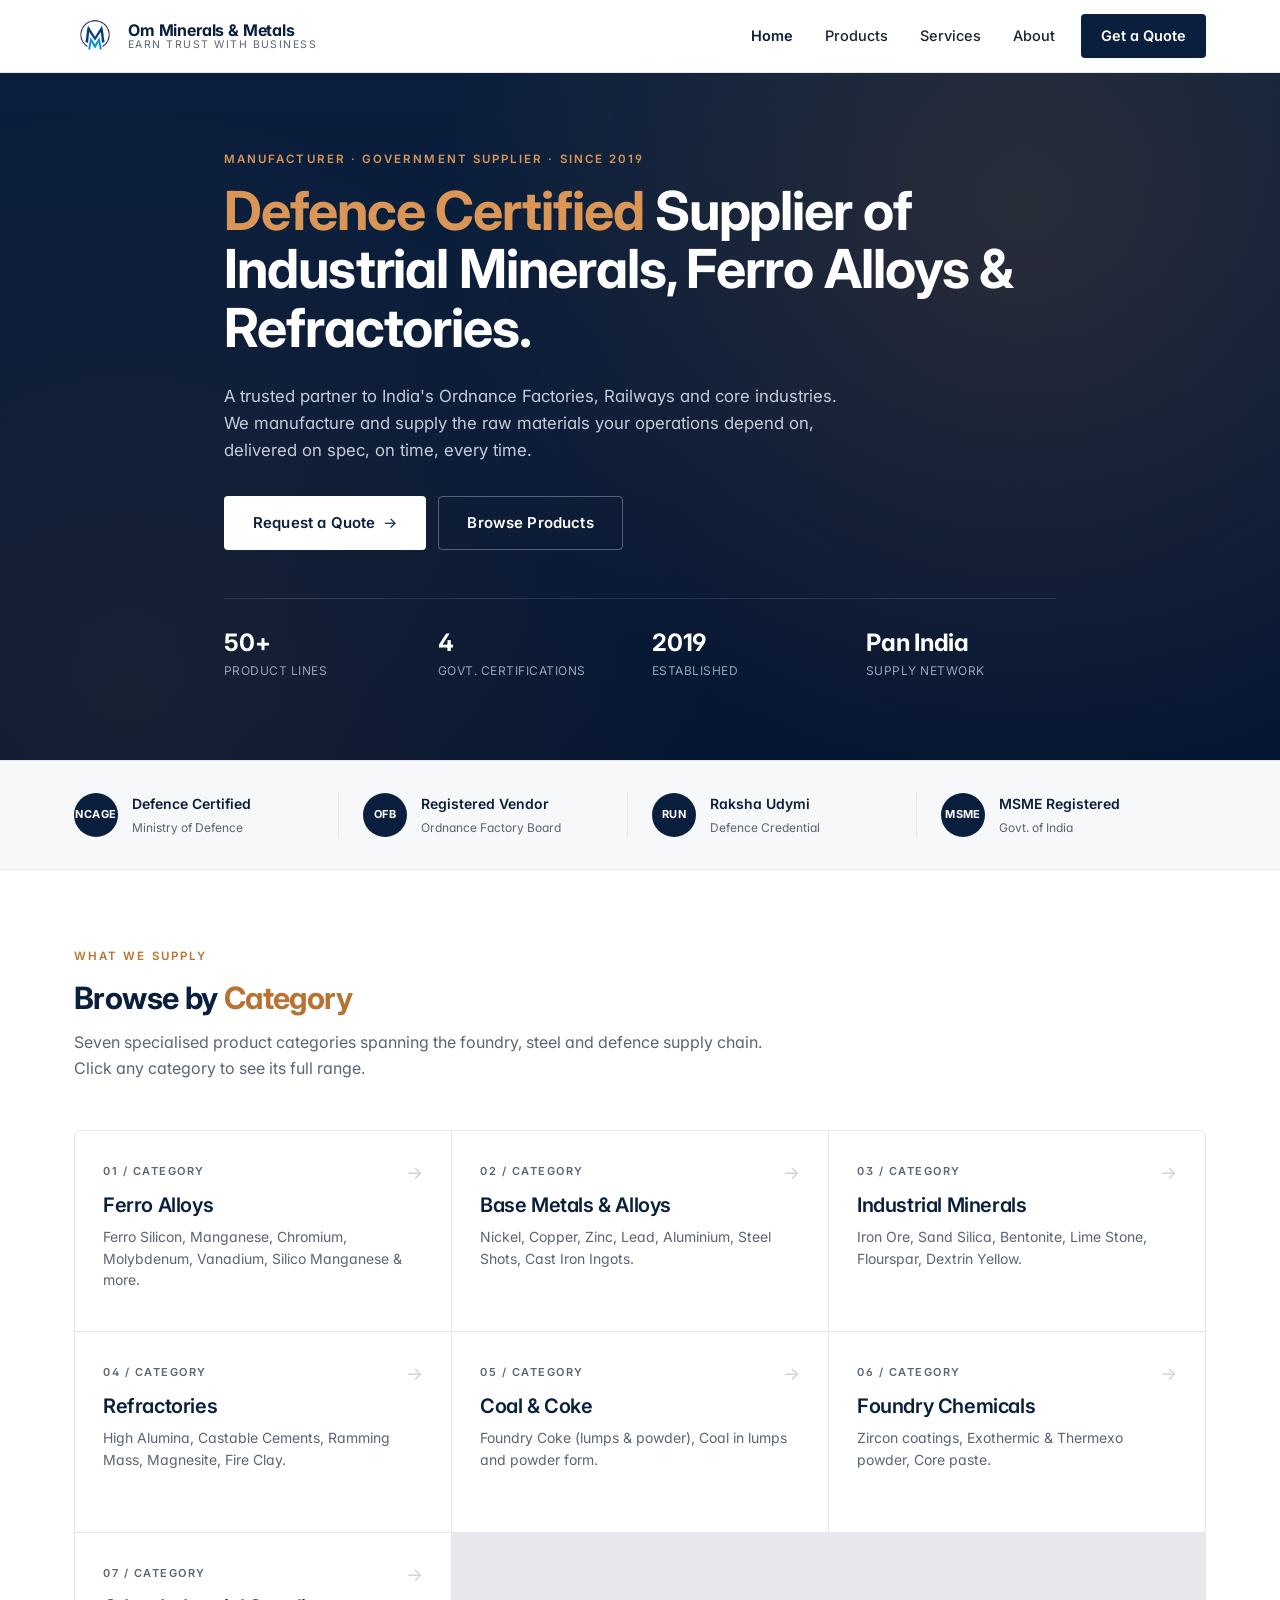
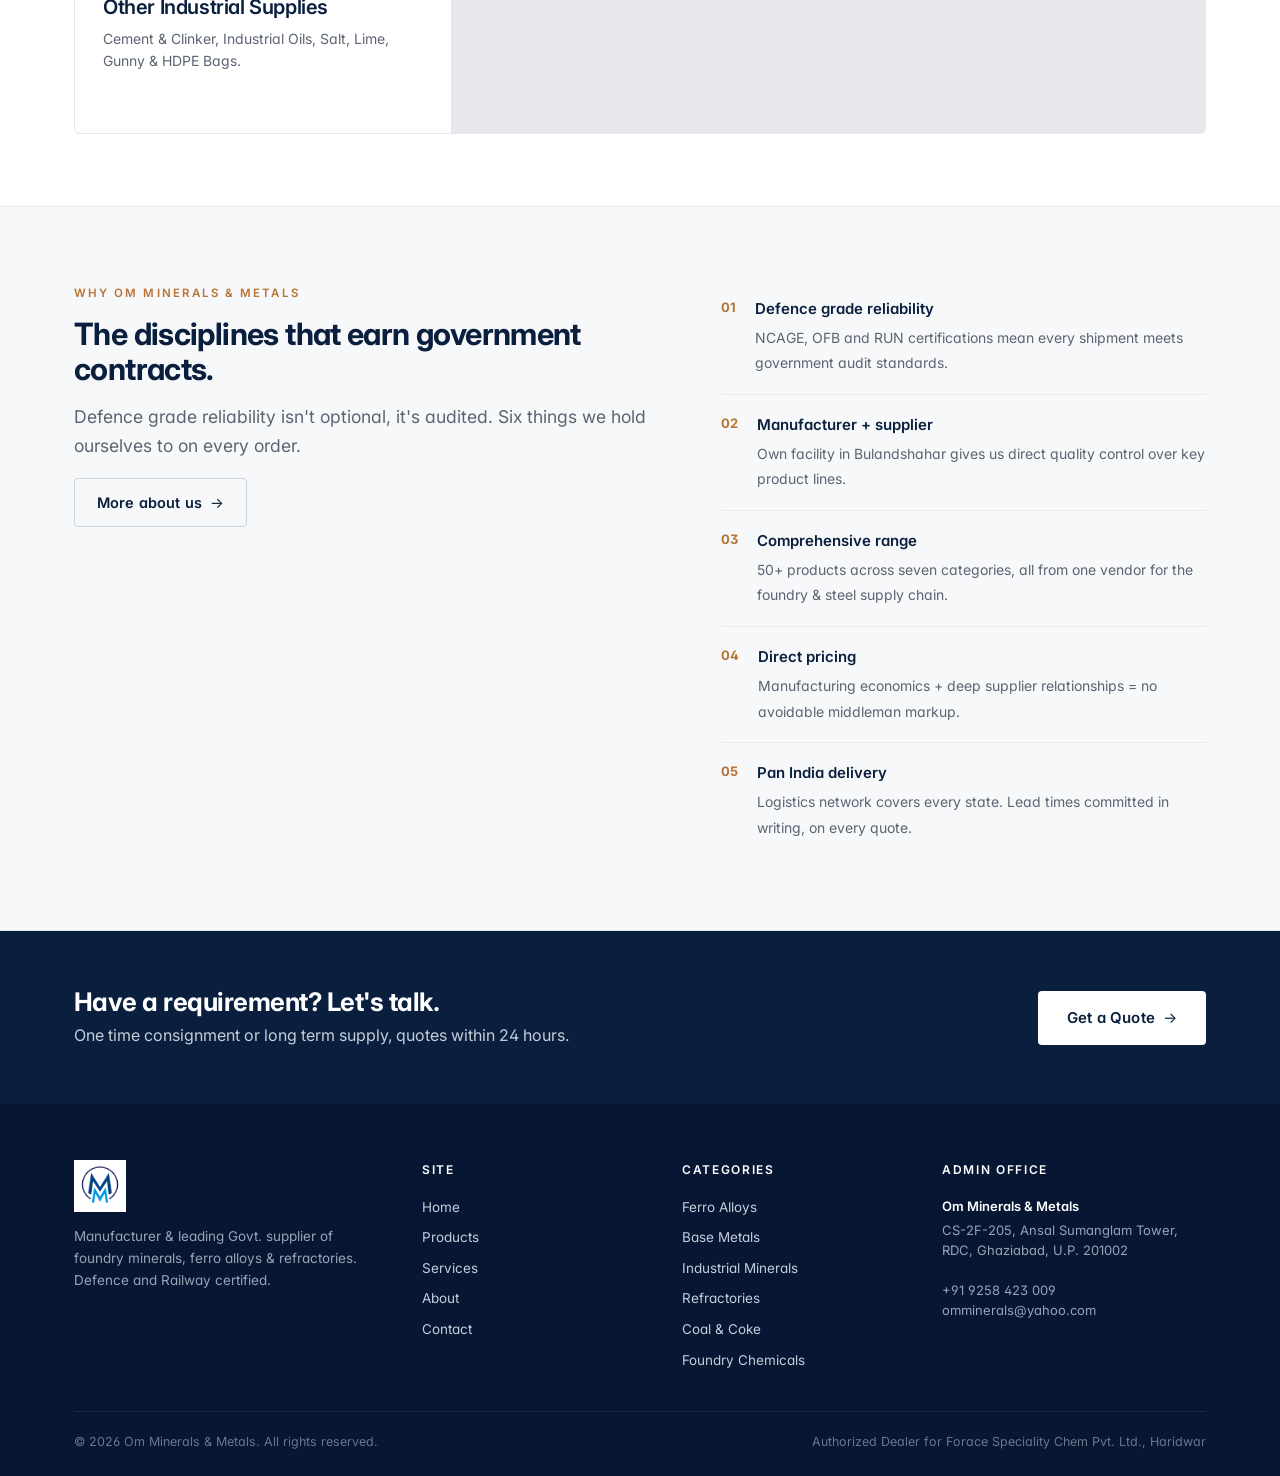
<file: index.html>
<!DOCTYPE html>
<html lang="en">
<head>
  <meta charset="UTF-8">
  <meta name="viewport" content="width=device-width, initial-scale=1.0">
  <title>Om Minerals & Metals. Defence Certified Supplier of Ferro Alloys, Minerals & Refractories</title>
  <meta name="description" content="NCAGE certified, OFB registered manufacturer & government supplier of ferro alloys, foundry minerals, refractories and base metals. Serving India's Defence, Railway and core industries since 2019.">
  <meta name="keywords" content="ferro alloys supplier India, ferro manganese, refractories, defence supplier, ordnance factory vendor, foundry minerals, Ghaziabad">
  <link rel="icon" type="image/png" href="assets/logo.png">
  <link rel="stylesheet" href="styles.css">
  <link rel="preconnect" href="https://fonts.googleapis.com">
  <link rel="preconnect" href="https://fonts.gstatic.com" crossorigin>
  <link href="https://fonts.googleapis.com/css2?family=Inter:wght@400;500;600;700&display=swap" rel="stylesheet">
</head>
<body>

  <!-- NAV -->
  <nav class="nav">
    <div class="container nav-inner">
      <a href="index.html" class="brand">
        <img src="assets/logo.png" alt="Om Minerals & Metals">
        <div class="brand-text">
          <strong>Om Minerals &amp; Metals</strong>
          <span>Earn Trust with Business</span>
        </div>
      </a>
      <button class="nav-toggle" id="navToggle" aria-label="Toggle navigation">
        <span></span><span></span><span></span>
      </button>
      <ul class="nav-links" id="navLinks">
        <li><a href="index.html" class="active">Home</a></li>
        <li><a href="products.html">Products</a></li>
        <li><a href="services.html">Services</a></li>
        <li><a href="about.html">About</a></li>
        <li><a href="contact.html" class="cta">Get a Quote</a></li>
      </ul>
    </div>
  </nav>

  <!-- HERO -->
  <header class="hero">
    <div class="container hero-inner">
      <span class="eyebrow">Manufacturer · Government Supplier · Since 2019</span>
      <h1><em>Defence Certified</em> Supplier of Industrial Minerals, Ferro Alloys &amp; Refractories.</h1>
      <p>A trusted partner to India's Ordnance Factories, Railways and core industries. We manufacture and supply the raw materials your operations depend on, delivered on spec, on time, every time.</p>
      <div class="hero-cta">
        <a href="contact.html" class="btn btn-light btn-lg btn-arrow">Request a Quote</a>
        <a href="products.html" class="btn btn-outline btn-lg">Browse Products</a>
      </div>
      <div class="hero-meta">
        <div><strong>50+</strong><span>Product Lines</span></div>
        <div><strong>4</strong><span>Govt. Certifications</span></div>
        <div><strong>2019</strong><span>Established</span></div>
        <div><strong>Pan India</strong><span>Supply Network</span></div>
      </div>
    </div>
  </header>

  <!-- CERT BAR -->
  <section class="cert-bar">
    <div class="container cert-bar-inner">
      <div class="cert-item"><div class="badge">NCAGE</div><div><strong>Defence Certified</strong><span>Ministry of Defence</span></div></div>
      <div class="cert-item"><div class="badge">OFB</div><div><strong>Registered Vendor</strong><span>Ordnance Factory Board</span></div></div>
      <div class="cert-item"><div class="badge">RUN</div><div><strong>Raksha Udymi</strong><span>Defence Credential</span></div></div>
      <div class="cert-item"><div class="badge">MSME</div><div><strong>MSME Registered</strong><span>Govt. of India</span></div></div>
    </div>
  </section>

  <!-- PRODUCTS. CATEGORY GRID -->
  <section>
    <div class="container">
      <div class="section-head">
        <span class="eyebrow">What We Supply</span>
        <h2>Browse by <em>Category</em></h2>
        <p>Seven specialised product categories spanning the foundry, steel and defence supply chain. Click any category to see its full range.</p>
      </div>
      <div class="cat-grid">
        <a href="ferro-alloys.html" class="cat-tile">
          <span class="num">01 / Category</span>
          <h3>Ferro Alloys</h3>
          <p>Ferro Silicon, Manganese, Chromium, Molybdenum, Vanadium, Silico Manganese & more.</p>
        </a>
        <a href="base-metals.html" class="cat-tile">
          <span class="num">02 / Category</span>
          <h3>Base Metals & Alloys</h3>
          <p>Nickel, Copper, Zinc, Lead, Aluminium, Steel Shots, Cast Iron Ingots.</p>
        </a>
        <a href="minerals.html" class="cat-tile">
          <span class="num">03 / Category</span>
          <h3>Industrial Minerals</h3>
          <p>Iron Ore, Sand Silica, Bentonite, Lime Stone, Flourspar, Dextrin Yellow.</p>
        </a>
        <a href="refractories.html" class="cat-tile">
          <span class="num">04 / Category</span>
          <h3>Refractories</h3>
          <p>High Alumina, Castable Cements, Ramming Mass, Magnesite, Fire Clay.</p>
        </a>
        <a href="coal-coke.html" class="cat-tile">
          <span class="num">05 / Category</span>
          <h3>Coal & Coke</h3>
          <p>Foundry Coke (lumps & powder), Coal in lumps and powder form.</p>
        </a>
        <a href="foundry-chemicals.html" class="cat-tile">
          <span class="num">06 / Category</span>
          <h3>Foundry Chemicals</h3>
          <p>Zircon coatings, Exothermic & Thermexo powder, Core paste.</p>
        </a>
        <a href="other.html" class="cat-tile">
          <span class="num">07 / Category</span>
          <h3>Other Industrial Supplies</h3>
          <p>Cement & Clinker, Industrial Oils, Salt, Lime, Gunny & HDPE Bags.</p>
        </a>
      </div>
    </div>
  </section>

  <!-- WHY -->
  <section style="background: var(--paper-2); border-top: 1px solid var(--line); border-bottom: 1px solid var(--line);">
    <div class="container">
      <div class="feature-row">
        <div>
          <span class="eyebrow">Why Om Minerals &amp; Metals</span>
          <h2>The disciplines that earn government contracts.</h2>
          <p class="lead">Defence grade reliability isn't optional, it's audited. Six things we hold ourselves to on every order.</p>
          <a href="about.html" class="btn btn-outline btn-arrow">More about us</a>
        </div>
        <ul class="feature-list">
          <li><span class="num">01</span><div><strong>Defence grade reliability</strong><span>NCAGE, OFB and RUN certifications mean every shipment meets government audit standards.</span></div></li>
          <li><span class="num">02</span><div><strong>Manufacturer + supplier</strong><span>Own facility in Bulandshahar gives us direct quality control over key product lines.</span></div></li>
          <li><span class="num">03</span><div><strong>Comprehensive range</strong><span>50+ products across seven categories, all from one vendor for the foundry & steel supply chain.</span></div></li>
          <li><span class="num">04</span><div><strong>Direct pricing</strong><span>Manufacturing economics + deep supplier relationships = no avoidable middleman markup.</span></div></li>
          <li><span class="num">05</span><div><strong>Pan India delivery</strong><span>Logistics network covers every state. Lead times committed in writing, on every quote.</span></div></li>
        </ul>
      </div>
    </div>
  </section>

  <!-- CTA -->
  <section class="cta-strip">
    <div class="container cta-strip-inner">
      <div>
        <h2>Have a requirement? Let's talk.</h2>
        <p>One time consignment or long term supply, quotes within 24 hours.</p>
      </div>
      <a href="contact.html" class="btn btn-light btn-lg btn-arrow">Get a Quote</a>
    </div>
  </section>

  <!-- FOOTER -->
  <footer class="footer">
    <div class="container">
      <div class="footer-grid">
        <div class="footer-brand">
          <img src="assets/logo.png" alt="Om Minerals & Metals">
          <p>Manufacturer &amp; leading Govt. supplier of foundry minerals, ferro alloys &amp; refractories. Defence and Railway certified.</p>
        </div>
        <div>
          <h4>Site</h4>
          <ul>
            <li><a href="index.html">Home</a></li>
            <li><a href="products.html">Products</a></li>
            <li><a href="services.html">Services</a></li>
            <li><a href="about.html">About</a></li>
            <li><a href="contact.html">Contact</a></li>
          </ul>
        </div>
        <div>
          <h4>Categories</h4>
          <ul>
            <li><a href="ferro-alloys.html">Ferro Alloys</a></li>
            <li><a href="base-metals.html">Base Metals</a></li>
            <li><a href="minerals.html">Industrial Minerals</a></li>
            <li><a href="refractories.html">Refractories</a></li>
            <li><a href="coal-coke.html">Coal &amp; Coke</a></li>
            <li><a href="foundry-chemicals.html">Foundry Chemicals</a></li>
          </ul>
        </div>
        <div>
          <h4>Admin Office</h4>
          <p class="footer-addr">
            <strong>Om Minerals &amp; Metals</strong>
            CS-2F-205, Ansal Sumanglam Tower,<br>
            RDC, Ghaziabad, U.P. 201002<br><br>
            <a href="tel:+919258423009">+91 9258 423 009</a><br>
            <a href="mailto:omminerals@yahoo.com">omminerals@yahoo.com</a>
          </p>
        </div>
      </div>
      <div class="footer-bottom">
        <span>© 2026 Om Minerals &amp; Metals. All rights reserved.</span>
        <span>Authorized Dealer for Forace Speciality Chem Pvt. Ltd., Haridwar</span>
      </div>
    </div>
  </footer>

  <script>
    const t = document.getElementById('navToggle');
    const l = document.getElementById('navLinks');
    if (t) t.addEventListener('click', () => l.classList.toggle('open'));
  </script>
</body>
</html>
</file>
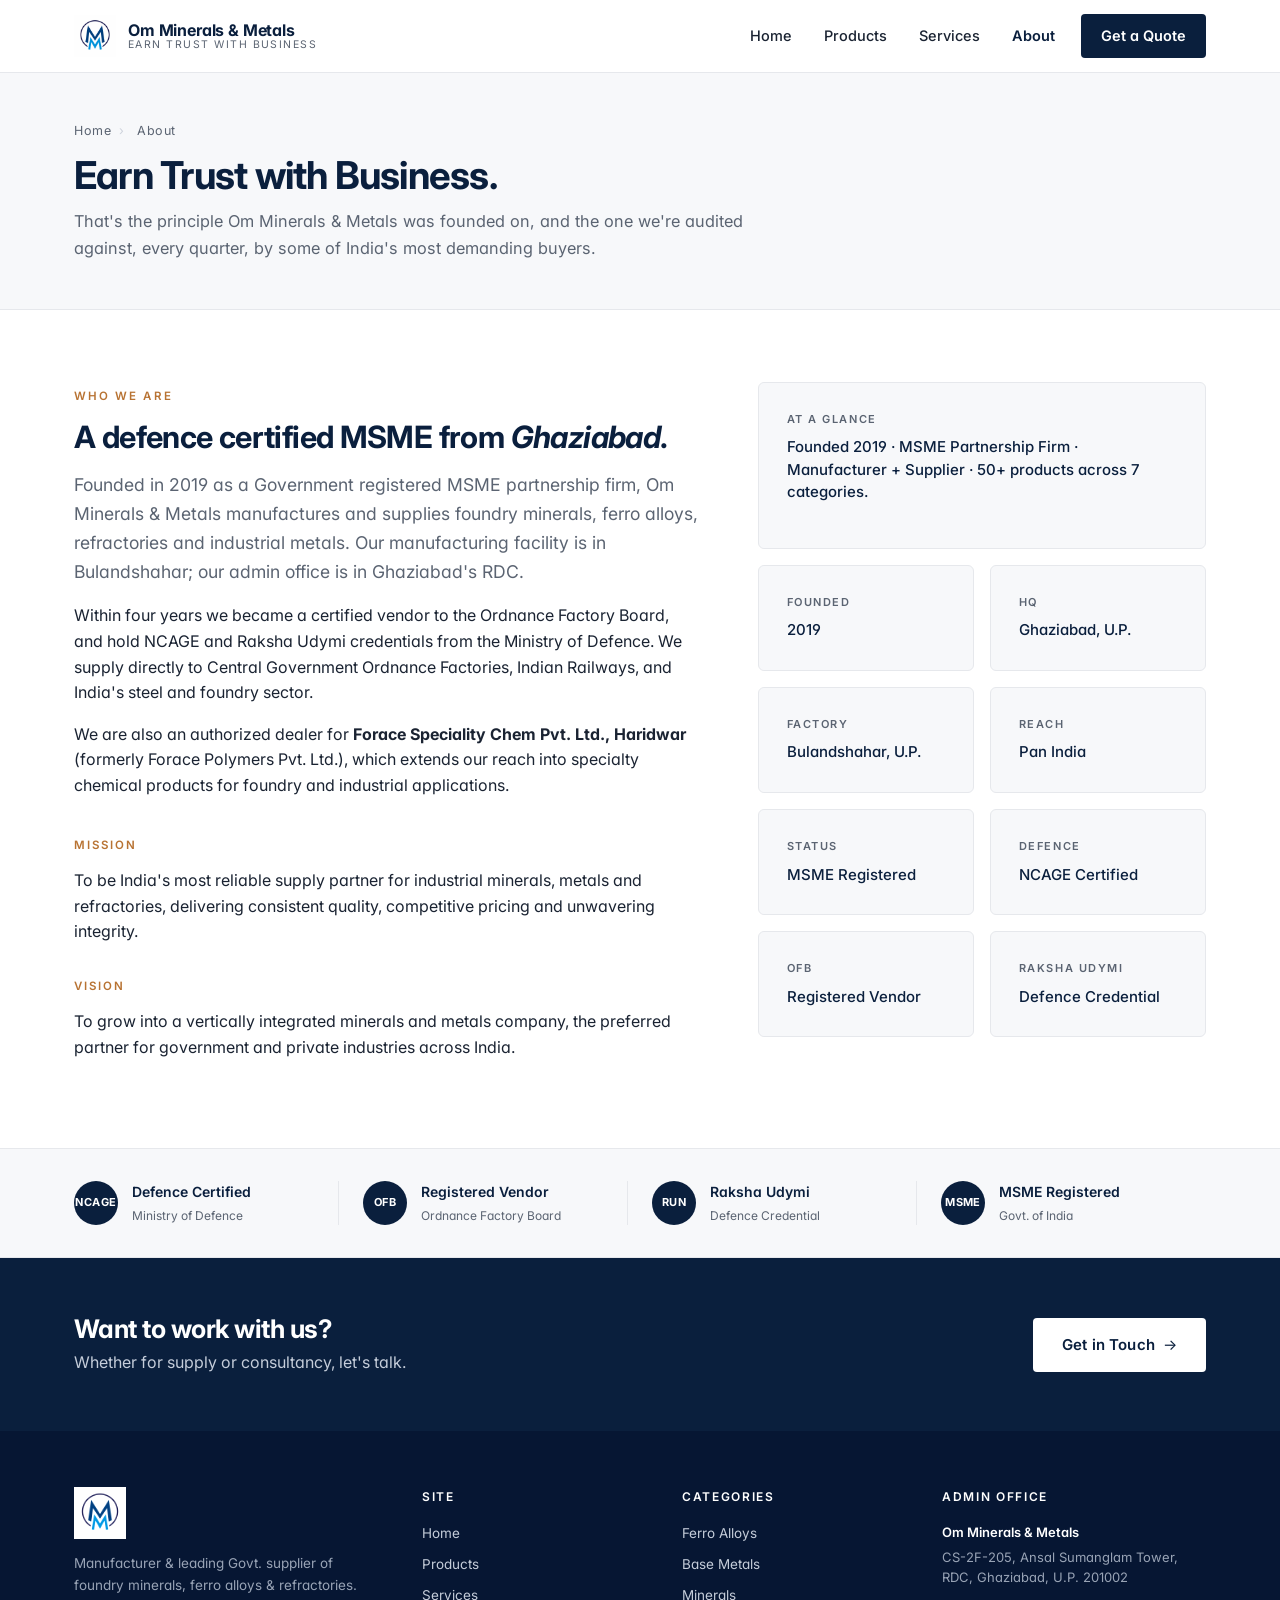
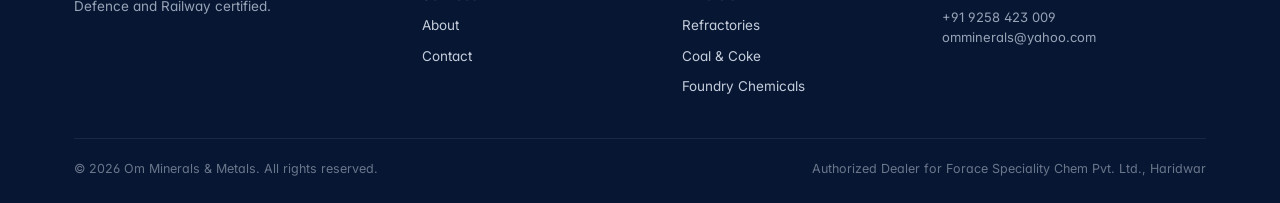
<file: about.html>
<!DOCTYPE html>
<html lang="en">
<head>
  <meta charset="UTF-8">
  <meta name="viewport" content="width=device-width, initial-scale=1.0">
  <title>About | Om Minerals &amp; Metals</title>
  <meta name="description" content="Founded 2019 in Ghaziabad. Defence certified manufacturer & Govt. supplier of ferro alloys, foundry minerals and refractories. Authorized dealer for Forace Speciality Chem Pvt. Ltd.">
  <link rel="icon" type="image/png" href="assets/logo.png">
  <link rel="stylesheet" href="styles.css">
  <link rel="preconnect" href="https://fonts.googleapis.com">
  <link rel="preconnect" href="https://fonts.gstatic.com" crossorigin>
  <link href="https://fonts.googleapis.com/css2?family=Inter:wght@400;500;600;700&display=swap" rel="stylesheet">
</head>
<body>

  <nav class="nav">
    <div class="container nav-inner">
      <a href="index.html" class="brand">
        <img src="assets/logo.png" alt="Om Minerals & Metals">
        <div class="brand-text"><strong>Om Minerals &amp; Metals</strong><span>Earn Trust with Business</span></div>
      </a>
      <button class="nav-toggle" id="navToggle" aria-label="Toggle navigation"><span></span><span></span><span></span></button>
      <ul class="nav-links" id="navLinks">
        <li><a href="index.html">Home</a></li>
        <li><a href="products.html">Products</a></li>
        <li><a href="services.html">Services</a></li>
        <li><a href="about.html" class="active">About</a></li>
        <li><a href="contact.html" class="cta">Get a Quote</a></li>
      </ul>
    </div>
  </nav>

  <header class="page-header">
    <div class="container">
      <div class="crumbs"><a href="index.html">Home</a><span>›</span> About</div>
      <h1>Earn Trust with Business.</h1>
      <p>That's the principle Om Minerals &amp; Metals was founded on, and the one we're audited against, every quarter, by some of India's most demanding buyers.</p>
    </div>
  </header>

  <section>
    <div class="container">
      <div class="about-grid">
        <div>
          <span class="eyebrow">Who We Are</span>
          <h2>A defence certified MSME from <em>Ghaziabad</em>.</h2>
          <p class="lead">Founded in 2019 as a Government registered MSME partnership firm, Om Minerals &amp; Metals manufactures and supplies foundry minerals, ferro alloys, refractories and industrial metals. Our manufacturing facility is in Bulandshahar; our admin office is in Ghaziabad's RDC.</p>
          <p>Within four years we became a certified vendor to the Ordnance Factory Board, and hold NCAGE and Raksha Udymi credentials from the Ministry of Defence. We supply directly to Central Government Ordnance Factories, Indian Railways, and India's steel and foundry sector.</p>
          <p>We are also an authorized dealer for <strong>Forace Speciality Chem Pvt. Ltd., Haridwar</strong> (formerly Forace Polymers Pvt. Ltd.), which extends our reach into specialty chemical products for foundry and industrial applications.</p>

          <div style="margin-top: 32px;">
            <span class="eyebrow">Mission</span>
            <p>To be India's most reliable supply partner for industrial minerals, metals and refractories, delivering consistent quality, competitive pricing and unwavering integrity.</p>
            <span class="eyebrow" style="margin-top: 16px;">Vision</span>
            <p>To grow into a vertically integrated minerals and metals company, the preferred partner for government and private industries across India.</p>
          </div>
        </div>

        <aside>
          <div class="fact-card">
            <h4>At a glance</h4>
            <p style="margin-bottom: 16px;">Founded 2019 · MSME Partnership Firm · Manufacturer + Supplier · 50+ products across 7 categories.</p>
          </div>
          <div class="fact-grid">
            <div class="fact-card"><h4>Founded</h4><p>2019</p></div>
            <div class="fact-card"><h4>HQ</h4><p>Ghaziabad, U.P.</p></div>
            <div class="fact-card"><h4>Factory</h4><p>Bulandshahar, U.P.</p></div>
            <div class="fact-card"><h4>Reach</h4><p>Pan India</p></div>
            <div class="fact-card"><h4>Status</h4><p>MSME Registered</p></div>
            <div class="fact-card"><h4>Defence</h4><p>NCAGE Certified</p></div>
            <div class="fact-card"><h4>OFB</h4><p>Registered Vendor</p></div>
            <div class="fact-card"><h4>Raksha Udymi</h4><p>Defence Credential</p></div>
          </div>
        </aside>
      </div>
    </div>
  </section>

  <section class="cert-bar">
    <div class="container cert-bar-inner">
      <div class="cert-item"><div class="badge">NCAGE</div><div><strong>Defence Certified</strong><span>Ministry of Defence</span></div></div>
      <div class="cert-item"><div class="badge">OFB</div><div><strong>Registered Vendor</strong><span>Ordnance Factory Board</span></div></div>
      <div class="cert-item"><div class="badge">RUN</div><div><strong>Raksha Udymi</strong><span>Defence Credential</span></div></div>
      <div class="cert-item"><div class="badge">MSME</div><div><strong>MSME Registered</strong><span>Govt. of India</span></div></div>
    </div>
  </section>

  <section class="cta-strip">
    <div class="container cta-strip-inner">
      <div><h2>Want to work with us?</h2><p>Whether for supply or consultancy, let's talk.</p></div>
      <a href="contact.html" class="btn btn-light btn-lg btn-arrow">Get in Touch</a>
    </div>
  </section>

  <footer class="footer">
    <div class="container">
      <div class="footer-grid">
        <div class="footer-brand">
          <img src="assets/logo.png" alt="Om Minerals & Metals">
          <p>Manufacturer &amp; leading Govt. supplier of foundry minerals, ferro alloys &amp; refractories. Defence and Railway certified.</p>
        </div>
        <div><h4>Site</h4><ul><li><a href="index.html">Home</a></li><li><a href="products.html">Products</a></li><li><a href="services.html">Services</a></li><li><a href="about.html">About</a></li><li><a href="contact.html">Contact</a></li></ul></div>
        <div><h4>Categories</h4><ul><li><a href="ferro-alloys.html">Ferro Alloys</a></li><li><a href="base-metals.html">Base Metals</a></li><li><a href="minerals.html">Minerals</a></li><li><a href="refractories.html">Refractories</a></li><li><a href="coal-coke.html">Coal &amp; Coke</a></li><li><a href="foundry-chemicals.html">Foundry Chemicals</a></li></ul></div>
        <div><h4>Admin Office</h4><p class="footer-addr"><strong>Om Minerals &amp; Metals</strong>CS-2F-205, Ansal Sumanglam Tower,<br>RDC, Ghaziabad, U.P. 201002<br><br><a href="tel:+919258423009">+91 9258 423 009</a><br><a href="mailto:omminerals@yahoo.com">omminerals@yahoo.com</a></p></div>
      </div>
      <div class="footer-bottom"><span>© 2026 Om Minerals &amp; Metals. All rights reserved.</span><span>Authorized Dealer for Forace Speciality Chem Pvt. Ltd., Haridwar</span></div>
    </div>
  </footer>
  <script>const t=document.getElementById('navToggle'),l=document.getElementById('navLinks');if(t)t.addEventListener('click',()=>l.classList.toggle('open'));</script>
</body>
</html>
</file>
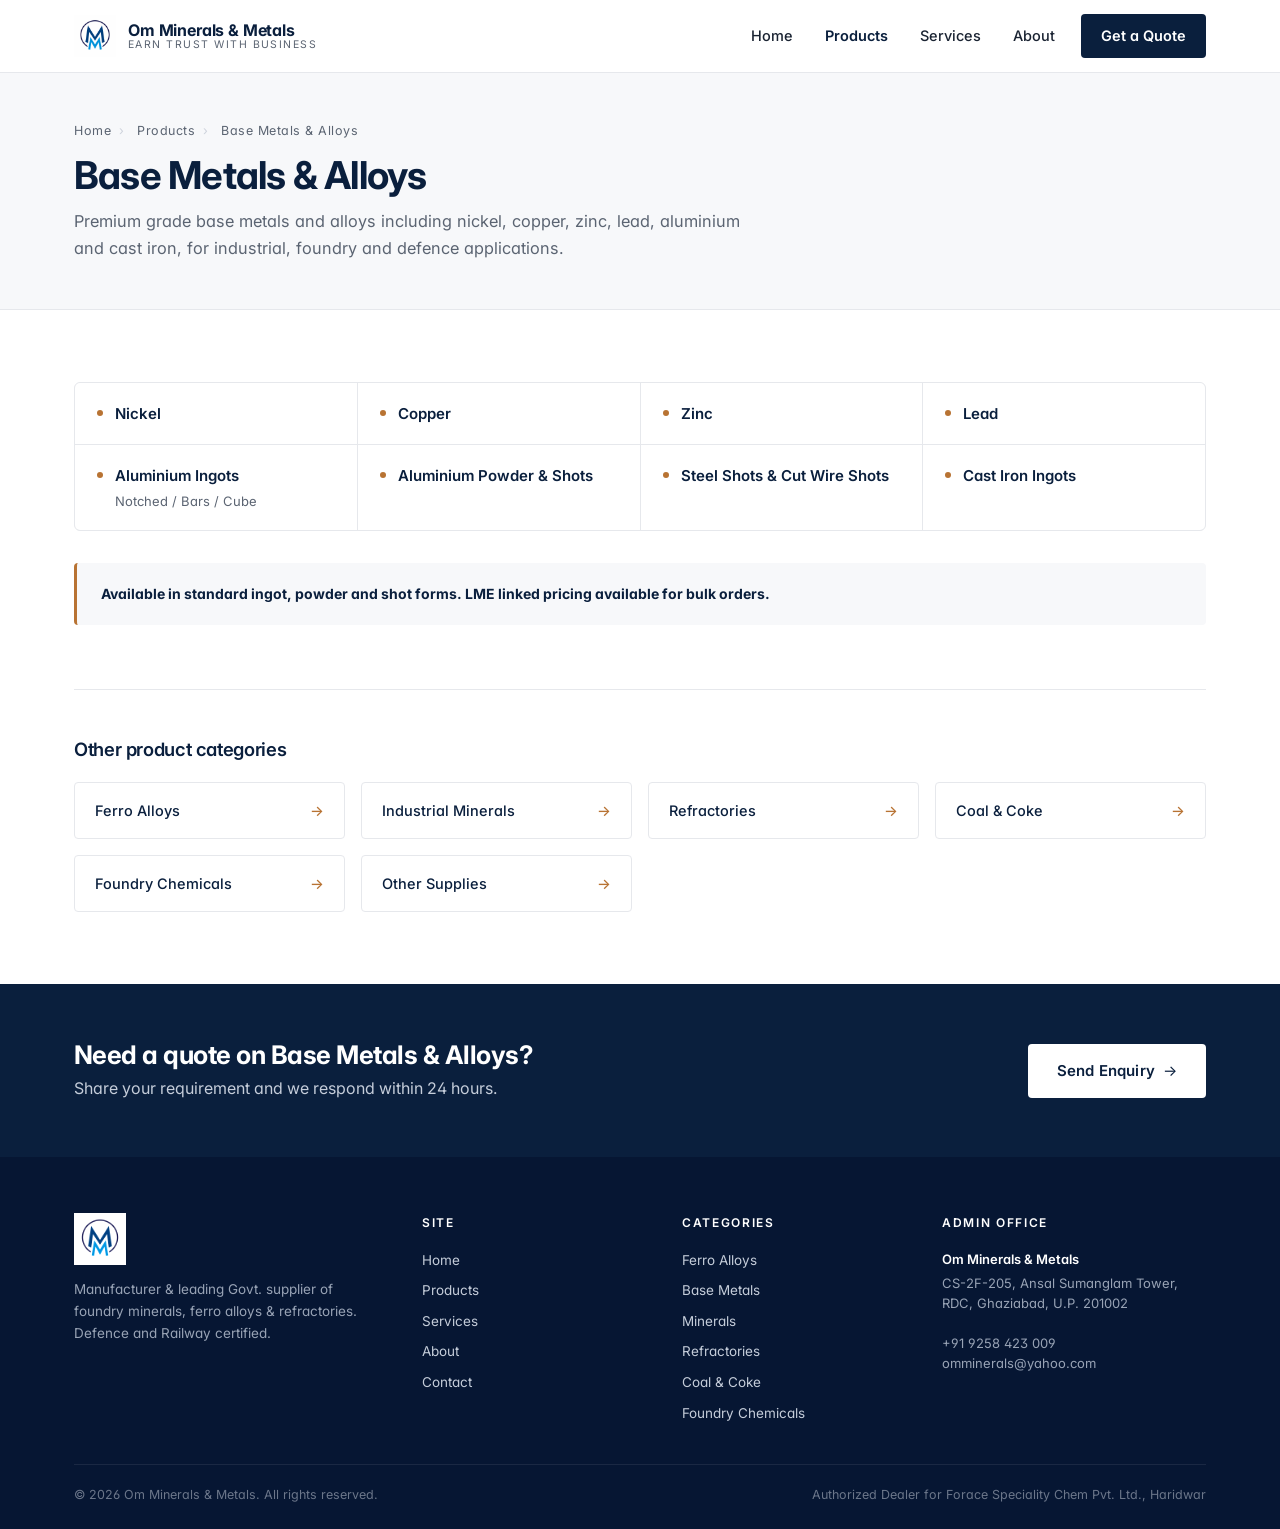
<file: base-metals.html>
<!DOCTYPE html>
<html lang="en">
<head>
  <meta charset="UTF-8">
  <meta name="viewport" content="width=device-width, initial-scale=1.0">
  <title>Base Metals &amp; Alloys | Om Minerals &amp; Metals</title>
  <meta name="description" content="Premium grade base metals and alloys including nickel, copper, zinc, lead, aluminium and cast iron, for industrial, foundry and defence applications.">
  <link rel="icon" type="image/png" href="assets/logo.png">
  <link rel="stylesheet" href="styles.css">
  <link rel="preconnect" href="https://fonts.googleapis.com">
  <link rel="preconnect" href="https://fonts.gstatic.com" crossorigin>
  <link href="https://fonts.googleapis.com/css2?family=Inter:wght@400;500;600;700&display=swap" rel="stylesheet">
</head>
<body>

  <nav class="nav">
    <div class="container nav-inner">
      <a href="index.html" class="brand">
        <img src="assets/logo.png" alt="Om Minerals & Metals">
        <div class="brand-text"><strong>Om Minerals &amp; Metals</strong><span>Earn Trust with Business</span></div>
      </a>
      <button class="nav-toggle" id="navToggle" aria-label="Toggle navigation"><span></span><span></span><span></span></button>
      <ul class="nav-links" id="navLinks">
        <li><a href="index.html">Home</a></li>
        <li><a href="products.html" class="active">Products</a></li>
        <li><a href="services.html">Services</a></li>
        <li><a href="about.html">About</a></li>
        <li><a href="contact.html" class="cta">Get a Quote</a></li>
      </ul>
    </div>
  </nav>

  <header class="page-header">
    <div class="container">
      <div class="crumbs"><a href="index.html">Home</a><span>›</span> <a href="products.html">Products</a><span>›</span> Base Metals &amp; Alloys</div>
      <h1>Base Metals &amp; Alloys</h1>
      <p>Premium grade base metals and alloys including nickel, copper, zinc, lead, aluminium and cast iron, for industrial, foundry and defence applications.</p>
    </div>
  </header>

  <section>
    <div class="container">
      <div class="product-table">
        <div class="product-row"><div><strong>Nickel</strong></div></div>
        <div class="product-row"><div><strong>Copper</strong></div></div>
        <div class="product-row"><div><strong>Zinc</strong></div></div>
        <div class="product-row"><div><strong>Lead</strong></div></div>
        <div class="product-row"><div><strong>Aluminium Ingots</strong><span>Notched / Bars / Cube</span></div></div>
        <div class="product-row"><div><strong>Aluminium Powder &amp; Shots</strong></div></div>
        <div class="product-row"><div><strong>Steel Shots &amp; Cut Wire Shots</strong></div></div>
        <div class="product-row"><div><strong>Cast Iron Ingots</strong></div></div>
      </div>

      <div class="spec-note">
        <strong>Available in standard ingot, powder and shot forms. LME linked pricing available for bulk orders.</strong>
      </div>

      <div class="related">
        <h3>Other product categories</h3>
        <div class="related-grid">
          <a href="ferro-alloys.html">Ferro Alloys</a>
          <a href="minerals.html">Industrial Minerals</a>
          <a href="refractories.html">Refractories</a>
          <a href="coal-coke.html">Coal &amp; Coke</a>
          <a href="foundry-chemicals.html">Foundry Chemicals</a>
          <a href="other.html">Other Supplies</a>
        </div>
      </div>
    </div>
  </section>

  <section class="cta-strip">
    <div class="container cta-strip-inner">
      <div><h2>Need a quote on Base Metals &amp; Alloys?</h2><p>Share your requirement and we respond within 24 hours.</p></div>
      <a href="contact.html" class="btn btn-light btn-lg btn-arrow">Send Enquiry</a>
    </div>
  </section>

<footer class="footer">
    <div class="container">
      <div class="footer-grid">
        <div class="footer-brand">
          <img src="assets/logo.png" alt="Om Minerals & Metals">
          <p>Manufacturer &amp; leading Govt. supplier of foundry minerals, ferro alloys &amp; refractories. Defence and Railway certified.</p>
        </div>
        <div><h4>Site</h4><ul><li><a href="index.html">Home</a></li><li><a href="products.html">Products</a></li><li><a href="services.html">Services</a></li><li><a href="about.html">About</a></li><li><a href="contact.html">Contact</a></li></ul></div>
        <div><h4>Categories</h4><ul><li><a href="ferro-alloys.html">Ferro Alloys</a></li><li><a href="base-metals.html">Base Metals</a></li><li><a href="minerals.html">Minerals</a></li><li><a href="refractories.html">Refractories</a></li><li><a href="coal-coke.html">Coal &amp; Coke</a></li><li><a href="foundry-chemicals.html">Foundry Chemicals</a></li></ul></div>
        <div><h4>Admin Office</h4><p class="footer-addr"><strong>Om Minerals &amp; Metals</strong>CS-2F-205, Ansal Sumanglam Tower,<br>RDC, Ghaziabad, U.P. 201002<br><br><a href="tel:+919258423009">+91 9258 423 009</a><br><a href="mailto:omminerals@yahoo.com">omminerals@yahoo.com</a></p></div>
      </div>
      <div class="footer-bottom"><span>© 2026 Om Minerals &amp; Metals. All rights reserved.</span><span>Authorized Dealer for Forace Speciality Chem Pvt. Ltd., Haridwar</span></div>
    </div>
  </footer>
  <script>const t=document.getElementById('navToggle'),l=document.getElementById('navLinks');if(t)t.addEventListener('click',()=>l.classList.toggle('open'));</script>
</body>
</html>
</file>
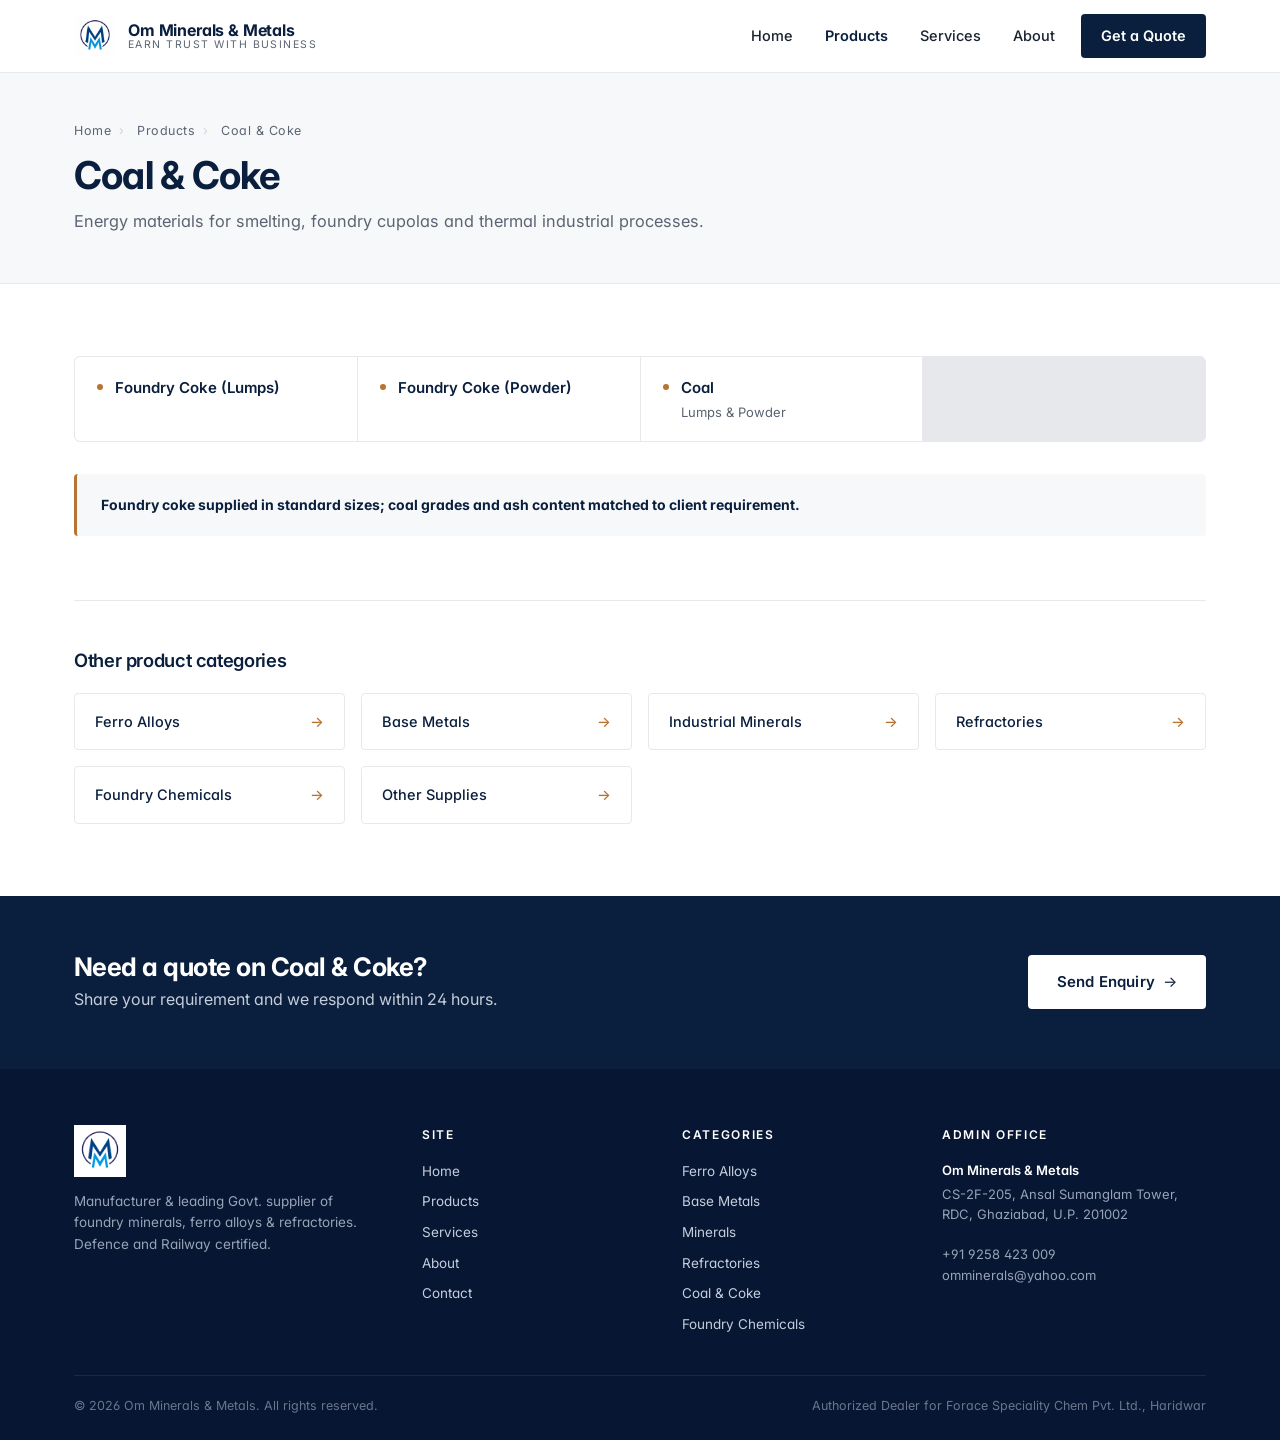
<file: coal-coke.html>
<!DOCTYPE html>
<html lang="en">
<head>
  <meta charset="UTF-8">
  <meta name="viewport" content="width=device-width, initial-scale=1.0">
  <title>Coal &amp; Coke | Om Minerals &amp; Metals</title>
  <meta name="description" content="Energy materials for smelting, foundry cupolas and thermal industrial processes.">
  <link rel="icon" type="image/png" href="assets/logo.png">
  <link rel="stylesheet" href="styles.css">
  <link rel="preconnect" href="https://fonts.googleapis.com">
  <link rel="preconnect" href="https://fonts.gstatic.com" crossorigin>
  <link href="https://fonts.googleapis.com/css2?family=Inter:wght@400;500;600;700&display=swap" rel="stylesheet">
</head>
<body>

  <nav class="nav">
    <div class="container nav-inner">
      <a href="index.html" class="brand">
        <img src="assets/logo.png" alt="Om Minerals & Metals">
        <div class="brand-text"><strong>Om Minerals &amp; Metals</strong><span>Earn Trust with Business</span></div>
      </a>
      <button class="nav-toggle" id="navToggle" aria-label="Toggle navigation"><span></span><span></span><span></span></button>
      <ul class="nav-links" id="navLinks">
        <li><a href="index.html">Home</a></li>
        <li><a href="products.html" class="active">Products</a></li>
        <li><a href="services.html">Services</a></li>
        <li><a href="about.html">About</a></li>
        <li><a href="contact.html" class="cta">Get a Quote</a></li>
      </ul>
    </div>
  </nav>

  <header class="page-header">
    <div class="container">
      <div class="crumbs"><a href="index.html">Home</a><span>›</span> <a href="products.html">Products</a><span>›</span> Coal &amp; Coke</div>
      <h1>Coal &amp; Coke</h1>
      <p>Energy materials for smelting, foundry cupolas and thermal industrial processes.</p>
    </div>
  </header>

  <section>
    <div class="container">
      <div class="product-table">
        <div class="product-row"><div><strong>Foundry Coke (Lumps)</strong></div></div>
        <div class="product-row"><div><strong>Foundry Coke (Powder)</strong></div></div>
        <div class="product-row"><div><strong>Coal</strong><span>Lumps &amp; Powder</span></div></div>
      </div>

      <div class="spec-note">
        <strong>Foundry coke supplied in standard sizes; coal grades and ash content matched to client requirement.</strong>
      </div>

      <div class="related">
        <h3>Other product categories</h3>
        <div class="related-grid">
          <a href="ferro-alloys.html">Ferro Alloys</a>
          <a href="base-metals.html">Base Metals</a>
          <a href="minerals.html">Industrial Minerals</a>
          <a href="refractories.html">Refractories</a>
          <a href="foundry-chemicals.html">Foundry Chemicals</a>
          <a href="other.html">Other Supplies</a>
        </div>
      </div>
    </div>
  </section>

  <section class="cta-strip">
    <div class="container cta-strip-inner">
      <div><h2>Need a quote on Coal &amp; Coke?</h2><p>Share your requirement and we respond within 24 hours.</p></div>
      <a href="contact.html" class="btn btn-light btn-lg btn-arrow">Send Enquiry</a>
    </div>
  </section>

<footer class="footer">
    <div class="container">
      <div class="footer-grid">
        <div class="footer-brand">
          <img src="assets/logo.png" alt="Om Minerals & Metals">
          <p>Manufacturer &amp; leading Govt. supplier of foundry minerals, ferro alloys &amp; refractories. Defence and Railway certified.</p>
        </div>
        <div><h4>Site</h4><ul><li><a href="index.html">Home</a></li><li><a href="products.html">Products</a></li><li><a href="services.html">Services</a></li><li><a href="about.html">About</a></li><li><a href="contact.html">Contact</a></li></ul></div>
        <div><h4>Categories</h4><ul><li><a href="ferro-alloys.html">Ferro Alloys</a></li><li><a href="base-metals.html">Base Metals</a></li><li><a href="minerals.html">Minerals</a></li><li><a href="refractories.html">Refractories</a></li><li><a href="coal-coke.html">Coal &amp; Coke</a></li><li><a href="foundry-chemicals.html">Foundry Chemicals</a></li></ul></div>
        <div><h4>Admin Office</h4><p class="footer-addr"><strong>Om Minerals &amp; Metals</strong>CS-2F-205, Ansal Sumanglam Tower,<br>RDC, Ghaziabad, U.P. 201002<br><br><a href="tel:+919258423009">+91 9258 423 009</a><br><a href="mailto:omminerals@yahoo.com">omminerals@yahoo.com</a></p></div>
      </div>
      <div class="footer-bottom"><span>© 2026 Om Minerals &amp; Metals. All rights reserved.</span><span>Authorized Dealer for Forace Speciality Chem Pvt. Ltd., Haridwar</span></div>
    </div>
  </footer>
  <script>const t=document.getElementById('navToggle'),l=document.getElementById('navLinks');if(t)t.addEventListener('click',()=>l.classList.toggle('open'));</script>
</body>
</html>
</file>
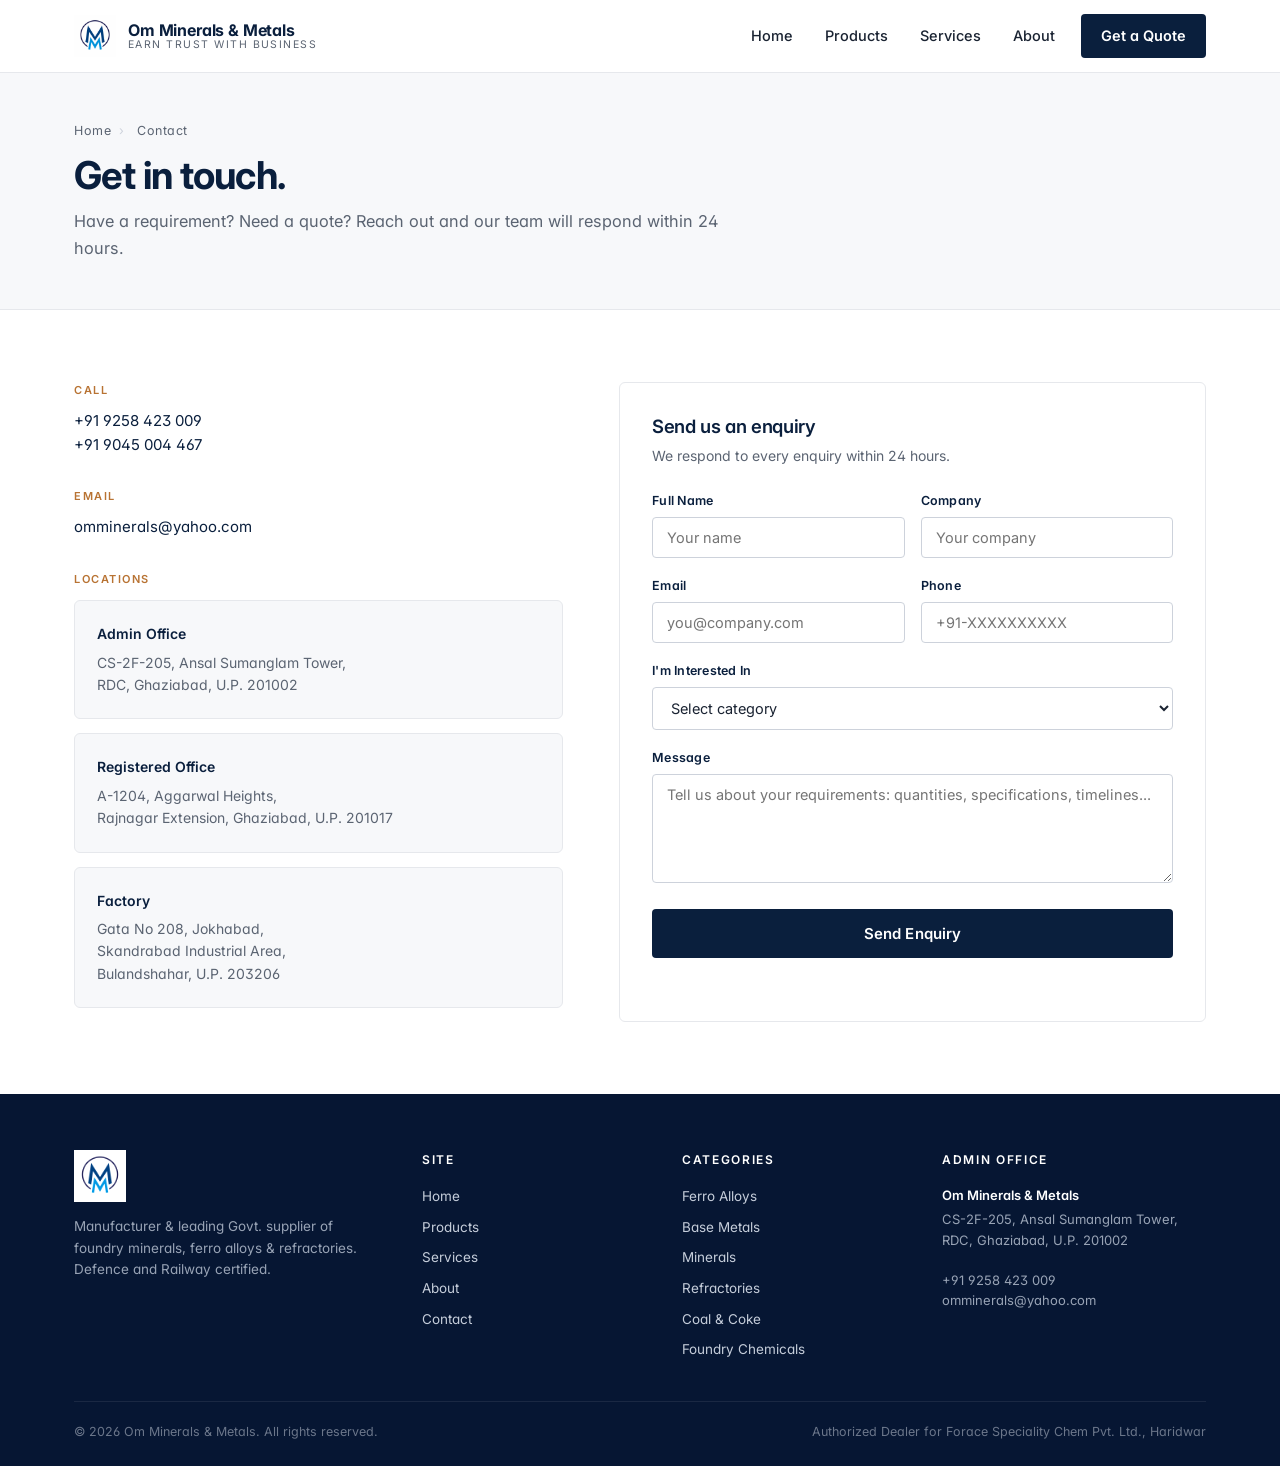
<file: contact.html>
<!DOCTYPE html>
<html lang="en">
<head>
  <meta charset="UTF-8">
  <meta name="viewport" content="width=device-width, initial-scale=1.0">
  <title>Contact | Om Minerals &amp; Metals</title>
  <meta name="description" content="Reach Om Minerals & Metals via phone, email, admin office in Ghaziabad and factory in Bulandshahar. Quotes within 24 hours.">
  <link rel="icon" type="image/png" href="assets/logo.png">
  <link rel="stylesheet" href="styles.css">
  <link rel="preconnect" href="https://fonts.googleapis.com">
  <link rel="preconnect" href="https://fonts.gstatic.com" crossorigin>
  <link href="https://fonts.googleapis.com/css2?family=Inter:wght@400;500;600;700&display=swap" rel="stylesheet">
</head>
<body>

  <nav class="nav">
    <div class="container nav-inner">
      <a href="index.html" class="brand">
        <img src="assets/logo.png" alt="Om Minerals & Metals">
        <div class="brand-text"><strong>Om Minerals &amp; Metals</strong><span>Earn Trust with Business</span></div>
      </a>
      <button class="nav-toggle" id="navToggle" aria-label="Toggle navigation"><span></span><span></span><span></span></button>
      <ul class="nav-links" id="navLinks">
        <li><a href="index.html">Home</a></li>
        <li><a href="products.html">Products</a></li>
        <li><a href="services.html">Services</a></li>
        <li><a href="about.html">About</a></li>
        <li><a href="contact.html" class="cta active">Get a Quote</a></li>
      </ul>
    </div>
  </nav>

  <header class="page-header">
    <div class="container">
      <div class="crumbs"><a href="index.html">Home</a><span>›</span> Contact</div>
      <h1>Get in touch.</h1>
      <p>Have a requirement? Need a quote? Reach out and our team will respond within 24 hours.</p>
    </div>
  </header>

  <section>
    <div class="container">
      <div class="contact-grid">
        <!-- LEFT: contact info -->
        <div>
          <div class="contact-block">
            <h4>Call</h4>
            <p><a href="tel:+919258423009">+91 9258 423 009</a><br><a href="tel:+919045004467">+91 9045 004 467</a></p>
          </div>
          <div class="contact-block">
            <h4>Email</h4>
            <p><a href="mailto:omminerals@yahoo.com">omminerals@yahoo.com</a></p>
          </div>

          <h4 style="font-size: 11px; letter-spacing: .14em; text-transform: uppercase; color: var(--steel); margin: 0 0 12px;">Locations</h4>

          <div class="address-card">
            <h4>Admin Office</h4>
            <p>CS-2F-205, Ansal Sumanglam Tower,<br>RDC, Ghaziabad, U.P. 201002</p>
          </div>
          <div class="address-card">
            <h4>Registered Office</h4>
            <p>A-1204, Aggarwal Heights,<br>Rajnagar Extension, Ghaziabad, U.P. 201017</p>
          </div>
          <div class="address-card">
            <h4>Factory</h4>
            <p>Gata No 208, Jokhabad,<br>Skandrabad Industrial Area,<br>Bulandshahar, U.P. 203206</p>
          </div>
        </div>

        <!-- RIGHT: form -->
        <form class="form-card" id="contactForm">
          <h3 style="margin-bottom: 6px;">Send us an enquiry</h3>
          <p style="color: var(--muted); font-size: 14px; margin-bottom: 24px;">We respond to every enquiry within 24 hours.</p>

          <div class="form-row">
            <div class="form-group">
              <label for="name">Full Name</label>
              <input type="text" id="name" name="name" placeholder="Your name" required>
            </div>
            <div class="form-group">
              <label for="company">Company</label>
              <input type="text" id="company" name="company" placeholder="Your company">
            </div>
          </div>
          <div class="form-row">
            <div class="form-group">
              <label for="email">Email</label>
              <input type="email" id="email" name="email" placeholder="you@company.com" required>
            </div>
            <div class="form-group">
              <label for="phone">Phone</label>
              <input type="tel" id="phone" name="phone" placeholder="+91-XXXXXXXXXX">
            </div>
          </div>
          <div class="form-group">
            <label for="interest">I'm Interested In</label>
            <select id="interest" name="interest">
              <option value="">Select category</option>
              <option value="ferro-alloys">Ferro Alloys</option>
              <option value="base-metals">Base Metals &amp; Alloys</option>
              <option value="minerals">Industrial Minerals</option>
              <option value="refractories">Refractories</option>
              <option value="coal-coke">Coal &amp; Coke</option>
              <option value="foundry-chemicals">Foundry Chemicals</option>
              <option value="other">Other Industrial Supplies</option>
              <option value="consultancy-gem">Consultancy: GeM</option>
              <option value="consultancy-defence">Consultancy: Defence</option>
              <option value="consultancy-railways">Consultancy: Railways</option>
              <option value="consultancy-psu">Consultancy: PSUs</option>
            </select>
          </div>
          <div class="form-group">
            <label for="message">Message</label>
            <textarea id="message" name="message" rows="5" placeholder="Tell us about your requirements: quantities, specifications, timelines..." required></textarea>
          </div>
          <button type="submit" class="btn btn-primary btn-lg btn-block" id="submitBtn">Send Enquiry</button>
          <div id="formStatus" style="margin-top: 14px; font-size: 14px; display: none;"></div>
        </form>
      </div>
    </div>
  </section>

  <footer class="footer">
    <div class="container">
      <div class="footer-grid">
        <div class="footer-brand">
          <img src="assets/logo.png" alt="Om Minerals & Metals">
          <p>Manufacturer &amp; leading Govt. supplier of foundry minerals, ferro alloys &amp; refractories. Defence and Railway certified.</p>
        </div>
        <div><h4>Site</h4><ul><li><a href="index.html">Home</a></li><li><a href="products.html">Products</a></li><li><a href="services.html">Services</a></li><li><a href="about.html">About</a></li><li><a href="contact.html">Contact</a></li></ul></div>
        <div><h4>Categories</h4><ul><li><a href="ferro-alloys.html">Ferro Alloys</a></li><li><a href="base-metals.html">Base Metals</a></li><li><a href="minerals.html">Minerals</a></li><li><a href="refractories.html">Refractories</a></li><li><a href="coal-coke.html">Coal &amp; Coke</a></li><li><a href="foundry-chemicals.html">Foundry Chemicals</a></li></ul></div>
        <div><h4>Admin Office</h4><p class="footer-addr"><strong>Om Minerals &amp; Metals</strong>CS-2F-205, Ansal Sumanglam Tower,<br>RDC, Ghaziabad, U.P. 201002<br><br><a href="tel:+919258423009">+91 9258 423 009</a><br><a href="mailto:omminerals@yahoo.com">omminerals@yahoo.com</a></p></div>
      </div>
      <div class="footer-bottom"><span>© 2026 Om Minerals &amp; Metals. All rights reserved.</span><span>Authorized Dealer for Forace Speciality Chem Pvt. Ltd., Haridwar</span></div>
    </div>
  </footer>

  <script>
    // Paste your Google Apps Script Web App URL here once deployed
    const SHEET_ENDPOINT = 'https://script.google.com/macros/s/AKfycbzWHOdsS_XzyXpYfGZH8F5r6mvKO0Ai7FCjbB16ZfZ9lS1wWCq9LKYWy0J4-Ox454xJ/exec';

    const t=document.getElementById('navToggle'),l=document.getElementById('navLinks');
    if(t)t.addEventListener('click',()=>l.classList.toggle('open'));

    const form   = document.getElementById('contactForm');
    const btn    = document.getElementById('submitBtn');
    const status = document.getElementById('formStatus');

    function setStatus(msg, color){
      status.style.display = 'block';
      status.style.color = color;
      status.textContent = msg;
    }

    form.addEventListener('submit', async function(e){
      e.preventDefault();
      btn.disabled = true;
      btn.textContent = 'Sending...';
      setStatus('', 'inherit');
      status.style.display = 'none';

      const data = new FormData(form);
      data.append('page', location.pathname);

      // Fallback to mailto if endpoint not configured yet
      if (SHEET_ENDPOINT.startsWith('PASTE_')) {
        const f = id => document.getElementById(id).value;
        const subject = encodeURIComponent('Enquiry from ' + f('name') + (f('company') ? ' — ' + f('company') : ''));
        const body = encodeURIComponent(
          'Name: ' + f('name') + '\nCompany: ' + f('company') + '\nEmail: ' + f('email') +
          '\nPhone: ' + f('phone') + '\nInterested In: ' + f('interest') + '\n\nMessage:\n' + f('message')
        );
        window.location.href = 'mailto:omminerals@yahoo.com?subject=' + subject + '&body=' + body;
        btn.disabled = false; btn.textContent = 'Send Enquiry';
        return;
      }

      try {
        await fetch(SHEET_ENDPOINT, { method: 'POST', body: data, mode: 'no-cors' });
        form.reset();
        setStatus('Thank you. Your enquiry has been received. Our team will respond within 24 hours.', '#1a7f3c');
        btn.textContent = 'Sent';
      } catch (err) {
        setStatus('Sorry, something went wrong. Please email us directly at omminerals@yahoo.com.', '#b00020');
        btn.disabled = false;
        btn.textContent = 'Try Again';
      }
    });
  </script>
</body>
</html>
</file>
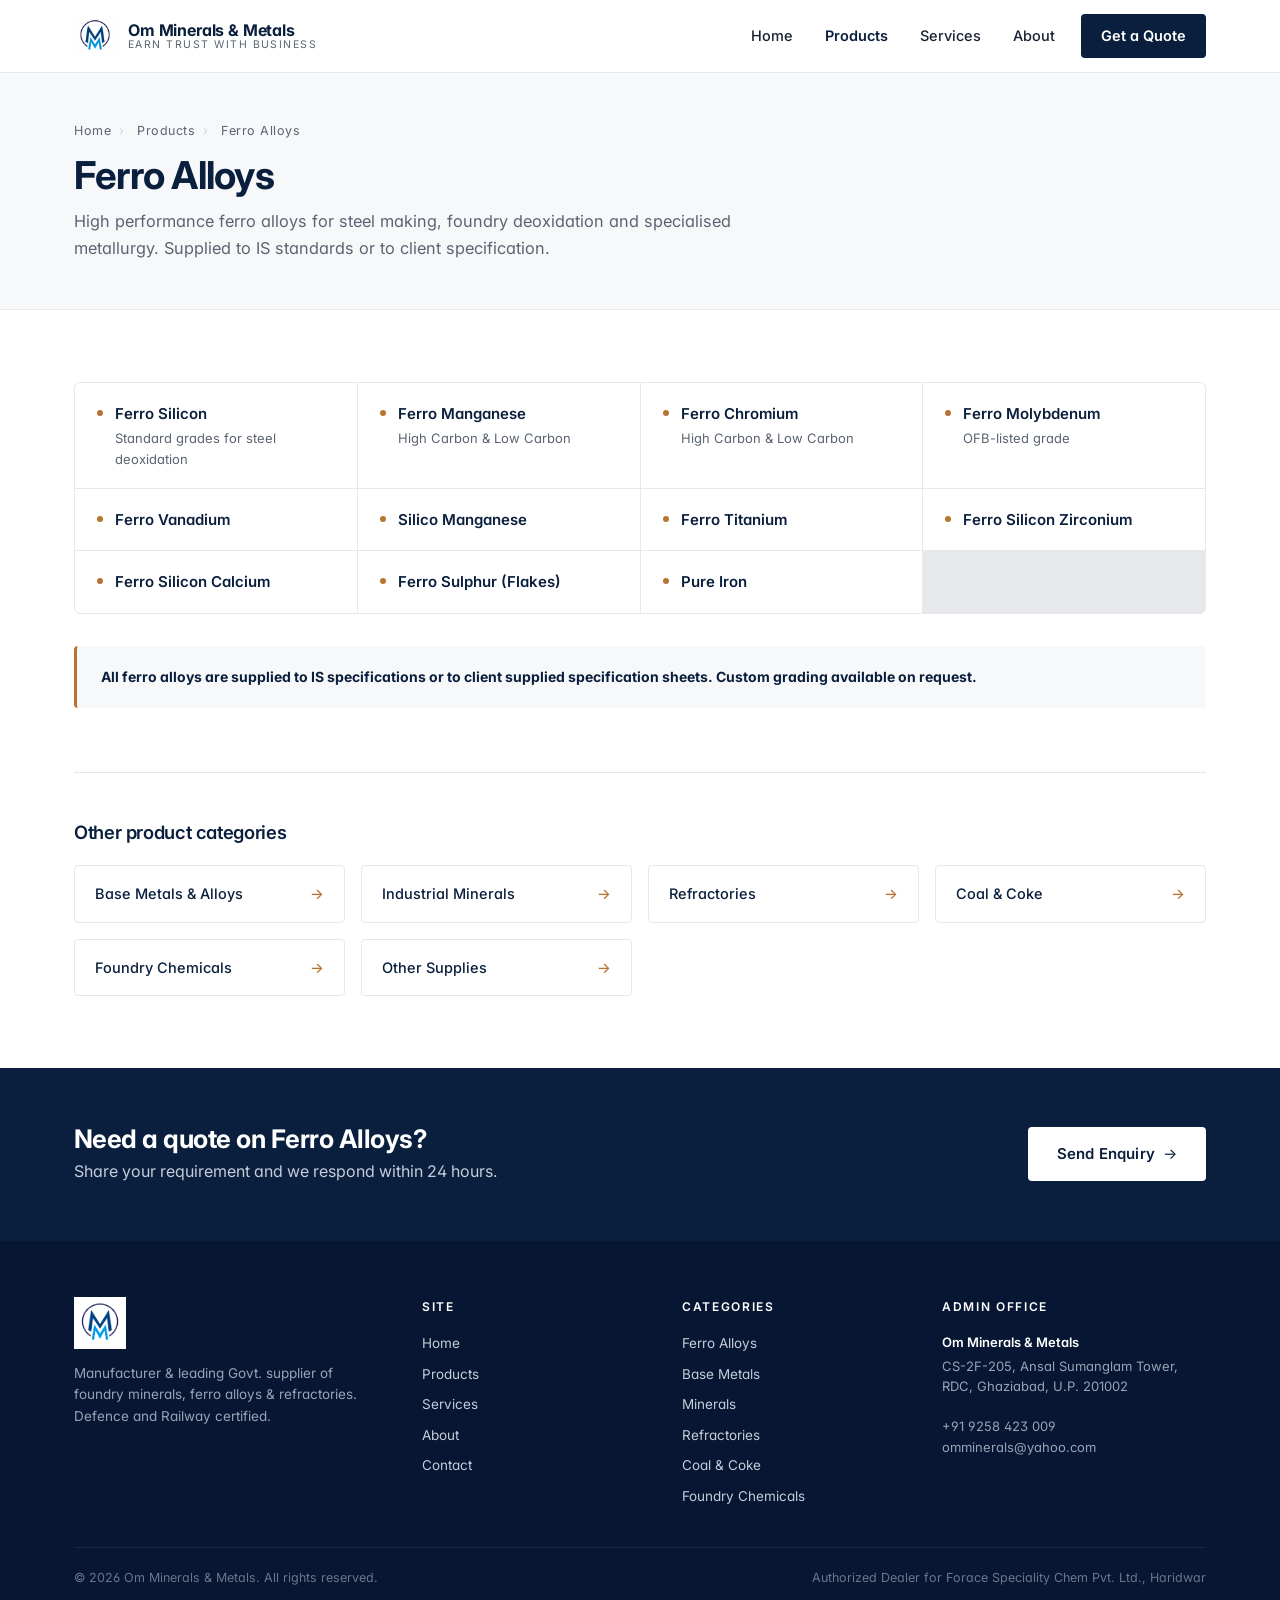
<file: ferro-alloys.html>
<!DOCTYPE html>
<html lang="en">
<head>
  <meta charset="UTF-8">
  <meta name="viewport" content="width=device-width, initial-scale=1.0">
  <title>Ferro Alloys | Om Minerals &amp; Metals</title>
  <meta name="description" content="High performance ferro alloys for steel making, foundry deoxidation and specialised metallurgy. Supplied to IS standards or to client specification.">
  <link rel="icon" type="image/png" href="assets/logo.png">
  <link rel="stylesheet" href="styles.css">
  <link rel="preconnect" href="https://fonts.googleapis.com">
  <link rel="preconnect" href="https://fonts.gstatic.com" crossorigin>
  <link href="https://fonts.googleapis.com/css2?family=Inter:wght@400;500;600;700&display=swap" rel="stylesheet">
</head>
<body>

  <nav class="nav">
    <div class="container nav-inner">
      <a href="index.html" class="brand">
        <img src="assets/logo.png" alt="Om Minerals & Metals">
        <div class="brand-text"><strong>Om Minerals &amp; Metals</strong><span>Earn Trust with Business</span></div>
      </a>
      <button class="nav-toggle" id="navToggle" aria-label="Toggle navigation"><span></span><span></span><span></span></button>
      <ul class="nav-links" id="navLinks">
        <li><a href="index.html">Home</a></li>
        <li><a href="products.html" class="active">Products</a></li>
        <li><a href="services.html">Services</a></li>
        <li><a href="about.html">About</a></li>
        <li><a href="contact.html" class="cta">Get a Quote</a></li>
      </ul>
    </div>
  </nav>

  <header class="page-header">
    <div class="container">
      <div class="crumbs"><a href="index.html">Home</a><span>›</span> <a href="products.html">Products</a><span>›</span> Ferro Alloys</div>
      <h1>Ferro Alloys</h1>
      <p>High performance ferro alloys for steel making, foundry deoxidation and specialised metallurgy. Supplied to IS standards or to client specification.</p>
    </div>
  </header>

  <section>
    <div class="container">
      <div class="product-table">
        <div class="product-row"><div><strong>Ferro Silicon</strong><span>Standard grades for steel deoxidation</span></div></div>
        <div class="product-row"><div><strong>Ferro Manganese</strong><span>High Carbon &amp; Low Carbon</span></div></div>
        <div class="product-row"><div><strong>Ferro Chromium</strong><span>High Carbon &amp; Low Carbon</span></div></div>
        <div class="product-row"><div><strong>Ferro Molybdenum</strong><span>OFB-listed grade</span></div></div>
        <div class="product-row"><div><strong>Ferro Vanadium</strong></div></div>
        <div class="product-row"><div><strong>Silico Manganese</strong></div></div>
        <div class="product-row"><div><strong>Ferro Titanium</strong></div></div>
        <div class="product-row"><div><strong>Ferro Silicon Zirconium</strong></div></div>
        <div class="product-row"><div><strong>Ferro Silicon Calcium</strong></div></div>
        <div class="product-row"><div><strong>Ferro Sulphur (Flakes)</strong></div></div>
        <div class="product-row"><div><strong>Pure Iron</strong></div></div>
      </div>

      <div class="spec-note">
        <strong>All ferro alloys are supplied to IS specifications or to client supplied specification sheets. Custom grading available on request.</strong>
      </div>

      <div class="related">
        <h3>Other product categories</h3>
        <div class="related-grid">
          <a href="base-metals.html">Base Metals &amp; Alloys</a>
          <a href="minerals.html">Industrial Minerals</a>
          <a href="refractories.html">Refractories</a>
          <a href="coal-coke.html">Coal &amp; Coke</a>
          <a href="foundry-chemicals.html">Foundry Chemicals</a>
          <a href="other.html">Other Supplies</a>
        </div>
      </div>
    </div>
  </section>

  <section class="cta-strip">
    <div class="container cta-strip-inner">
      <div><h2>Need a quote on Ferro Alloys?</h2><p>Share your requirement and we respond within 24 hours.</p></div>
      <a href="contact.html" class="btn btn-light btn-lg btn-arrow">Send Enquiry</a>
    </div>
  </section>

<footer class="footer">
    <div class="container">
      <div class="footer-grid">
        <div class="footer-brand">
          <img src="assets/logo.png" alt="Om Minerals & Metals">
          <p>Manufacturer &amp; leading Govt. supplier of foundry minerals, ferro alloys &amp; refractories. Defence and Railway certified.</p>
        </div>
        <div><h4>Site</h4><ul><li><a href="index.html">Home</a></li><li><a href="products.html">Products</a></li><li><a href="services.html">Services</a></li><li><a href="about.html">About</a></li><li><a href="contact.html">Contact</a></li></ul></div>
        <div><h4>Categories</h4><ul><li><a href="ferro-alloys.html">Ferro Alloys</a></li><li><a href="base-metals.html">Base Metals</a></li><li><a href="minerals.html">Minerals</a></li><li><a href="refractories.html">Refractories</a></li><li><a href="coal-coke.html">Coal &amp; Coke</a></li><li><a href="foundry-chemicals.html">Foundry Chemicals</a></li></ul></div>
        <div><h4>Admin Office</h4><p class="footer-addr"><strong>Om Minerals &amp; Metals</strong>CS-2F-205, Ansal Sumanglam Tower,<br>RDC, Ghaziabad, U.P. 201002<br><br><a href="tel:+919258423009">+91 9258 423 009</a><br><a href="mailto:omminerals@yahoo.com">omminerals@yahoo.com</a></p></div>
      </div>
      <div class="footer-bottom"><span>© 2026 Om Minerals &amp; Metals. All rights reserved.</span><span>Authorized Dealer for Forace Speciality Chem Pvt. Ltd., Haridwar</span></div>
    </div>
  </footer>
  <script>const t=document.getElementById('navToggle'),l=document.getElementById('navLinks');if(t)t.addEventListener('click',()=>l.classList.toggle('open'));</script>
</body>
</html>
</file>
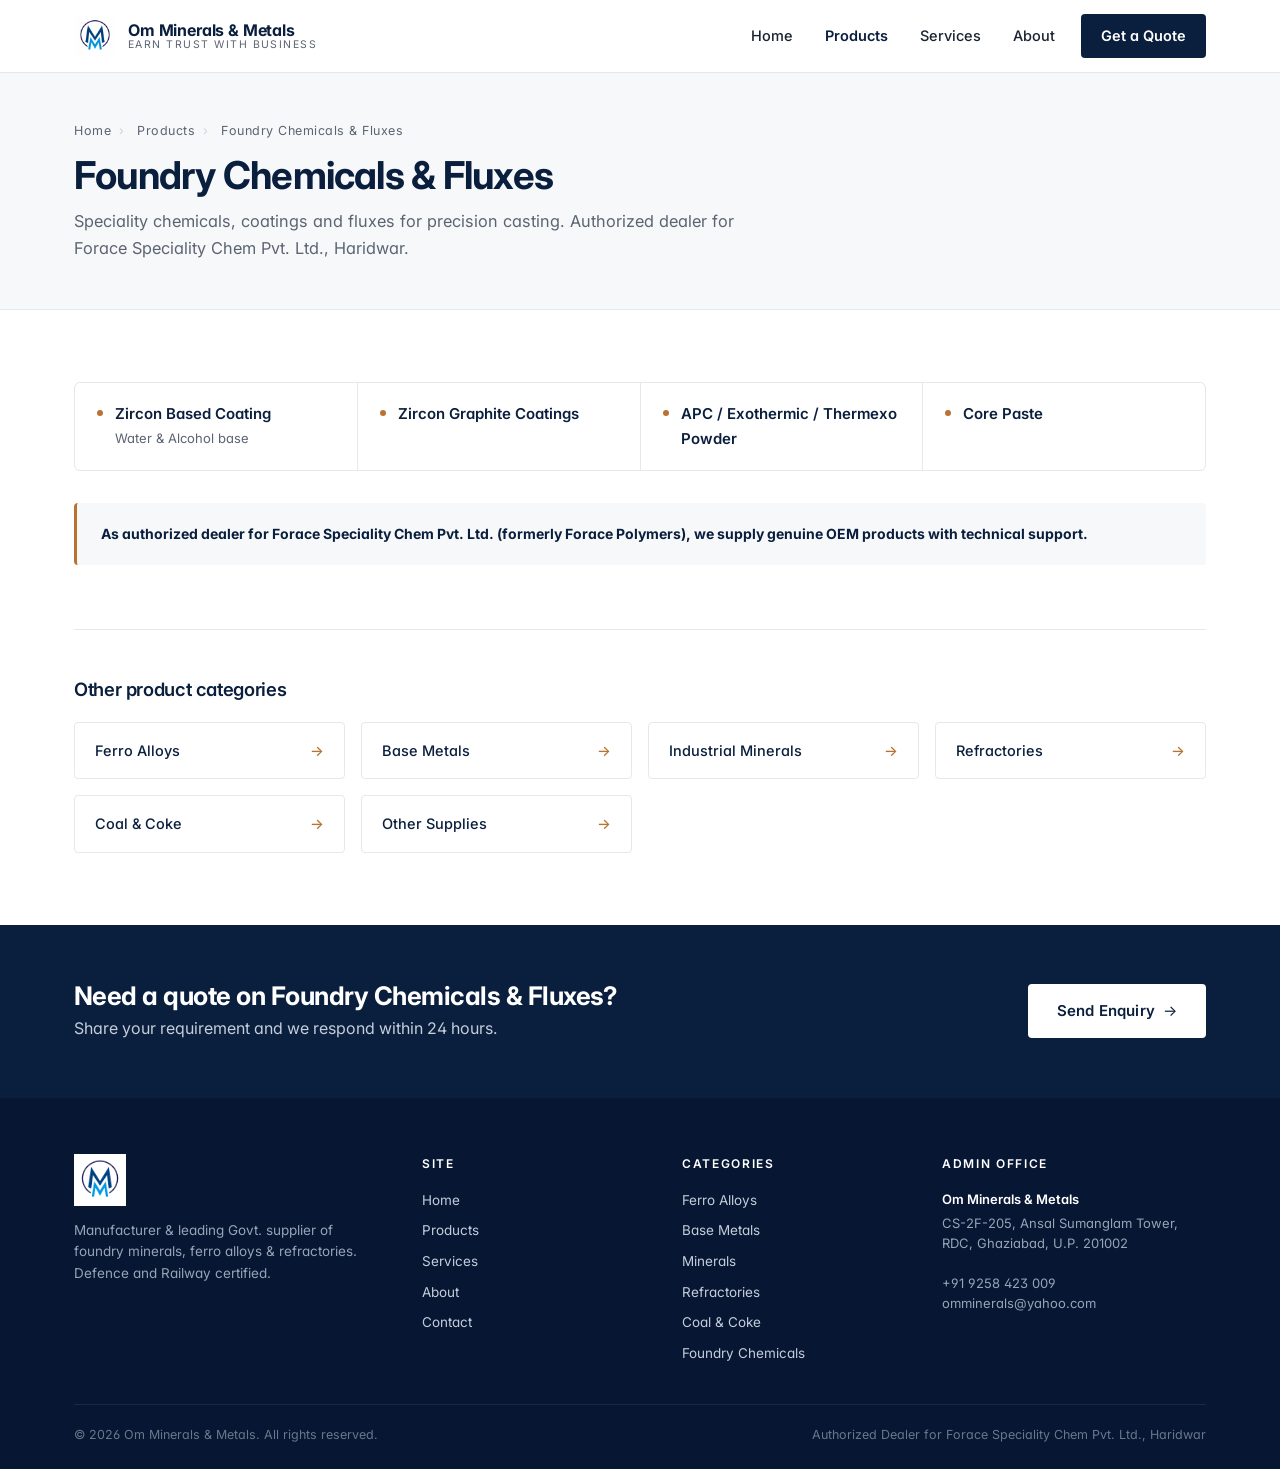
<file: foundry-chemicals.html>
<!DOCTYPE html>
<html lang="en">
<head>
  <meta charset="UTF-8">
  <meta name="viewport" content="width=device-width, initial-scale=1.0">
  <title>Foundry Chemicals &amp; Fluxes | Om Minerals &amp; Metals</title>
  <meta name="description" content="Speciality chemicals, coatings and fluxes for precision casting. Authorized dealer for Forace Speciality Chem Pvt. Ltd., Haridwar.">
  <link rel="icon" type="image/png" href="assets/logo.png">
  <link rel="stylesheet" href="styles.css">
  <link rel="preconnect" href="https://fonts.googleapis.com">
  <link rel="preconnect" href="https://fonts.gstatic.com" crossorigin>
  <link href="https://fonts.googleapis.com/css2?family=Inter:wght@400;500;600;700&display=swap" rel="stylesheet">
</head>
<body>

  <nav class="nav">
    <div class="container nav-inner">
      <a href="index.html" class="brand">
        <img src="assets/logo.png" alt="Om Minerals & Metals">
        <div class="brand-text"><strong>Om Minerals &amp; Metals</strong><span>Earn Trust with Business</span></div>
      </a>
      <button class="nav-toggle" id="navToggle" aria-label="Toggle navigation"><span></span><span></span><span></span></button>
      <ul class="nav-links" id="navLinks">
        <li><a href="index.html">Home</a></li>
        <li><a href="products.html" class="active">Products</a></li>
        <li><a href="services.html">Services</a></li>
        <li><a href="about.html">About</a></li>
        <li><a href="contact.html" class="cta">Get a Quote</a></li>
      </ul>
    </div>
  </nav>

  <header class="page-header">
    <div class="container">
      <div class="crumbs"><a href="index.html">Home</a><span>›</span> <a href="products.html">Products</a><span>›</span> Foundry Chemicals &amp; Fluxes</div>
      <h1>Foundry Chemicals &amp; Fluxes</h1>
      <p>Speciality chemicals, coatings and fluxes for precision casting. Authorized dealer for Forace Speciality Chem Pvt. Ltd., Haridwar.</p>
    </div>
  </header>

  <section>
    <div class="container">
      <div class="product-table">
        <div class="product-row"><div><strong>Zircon Based Coating</strong><span>Water &amp; Alcohol base</span></div></div>
        <div class="product-row"><div><strong>Zircon Graphite Coatings</strong></div></div>
        <div class="product-row"><div><strong>APC / Exothermic / Thermexo Powder</strong></div></div>
        <div class="product-row"><div><strong>Core Paste</strong></div></div>
      </div>

      <div class="spec-note">
        <strong>As authorized dealer for Forace Speciality Chem Pvt. Ltd. (formerly Forace Polymers), we supply genuine OEM products with technical support.</strong>
      </div>

      <div class="related">
        <h3>Other product categories</h3>
        <div class="related-grid">
          <a href="ferro-alloys.html">Ferro Alloys</a>
          <a href="base-metals.html">Base Metals</a>
          <a href="minerals.html">Industrial Minerals</a>
          <a href="refractories.html">Refractories</a>
          <a href="coal-coke.html">Coal &amp; Coke</a>
          <a href="other.html">Other Supplies</a>
        </div>
      </div>
    </div>
  </section>

  <section class="cta-strip">
    <div class="container cta-strip-inner">
      <div><h2>Need a quote on Foundry Chemicals &amp; Fluxes?</h2><p>Share your requirement and we respond within 24 hours.</p></div>
      <a href="contact.html" class="btn btn-light btn-lg btn-arrow">Send Enquiry</a>
    </div>
  </section>

<footer class="footer">
    <div class="container">
      <div class="footer-grid">
        <div class="footer-brand">
          <img src="assets/logo.png" alt="Om Minerals & Metals">
          <p>Manufacturer &amp; leading Govt. supplier of foundry minerals, ferro alloys &amp; refractories. Defence and Railway certified.</p>
        </div>
        <div><h4>Site</h4><ul><li><a href="index.html">Home</a></li><li><a href="products.html">Products</a></li><li><a href="services.html">Services</a></li><li><a href="about.html">About</a></li><li><a href="contact.html">Contact</a></li></ul></div>
        <div><h4>Categories</h4><ul><li><a href="ferro-alloys.html">Ferro Alloys</a></li><li><a href="base-metals.html">Base Metals</a></li><li><a href="minerals.html">Minerals</a></li><li><a href="refractories.html">Refractories</a></li><li><a href="coal-coke.html">Coal &amp; Coke</a></li><li><a href="foundry-chemicals.html">Foundry Chemicals</a></li></ul></div>
        <div><h4>Admin Office</h4><p class="footer-addr"><strong>Om Minerals &amp; Metals</strong>CS-2F-205, Ansal Sumanglam Tower,<br>RDC, Ghaziabad, U.P. 201002<br><br><a href="tel:+919258423009">+91 9258 423 009</a><br><a href="mailto:omminerals@yahoo.com">omminerals@yahoo.com</a></p></div>
      </div>
      <div class="footer-bottom"><span>© 2026 Om Minerals &amp; Metals. All rights reserved.</span><span>Authorized Dealer for Forace Speciality Chem Pvt. Ltd., Haridwar</span></div>
    </div>
  </footer>
  <script>const t=document.getElementById('navToggle'),l=document.getElementById('navLinks');if(t)t.addEventListener('click',()=>l.classList.toggle('open'));</script>
</body>
</html>
</file>
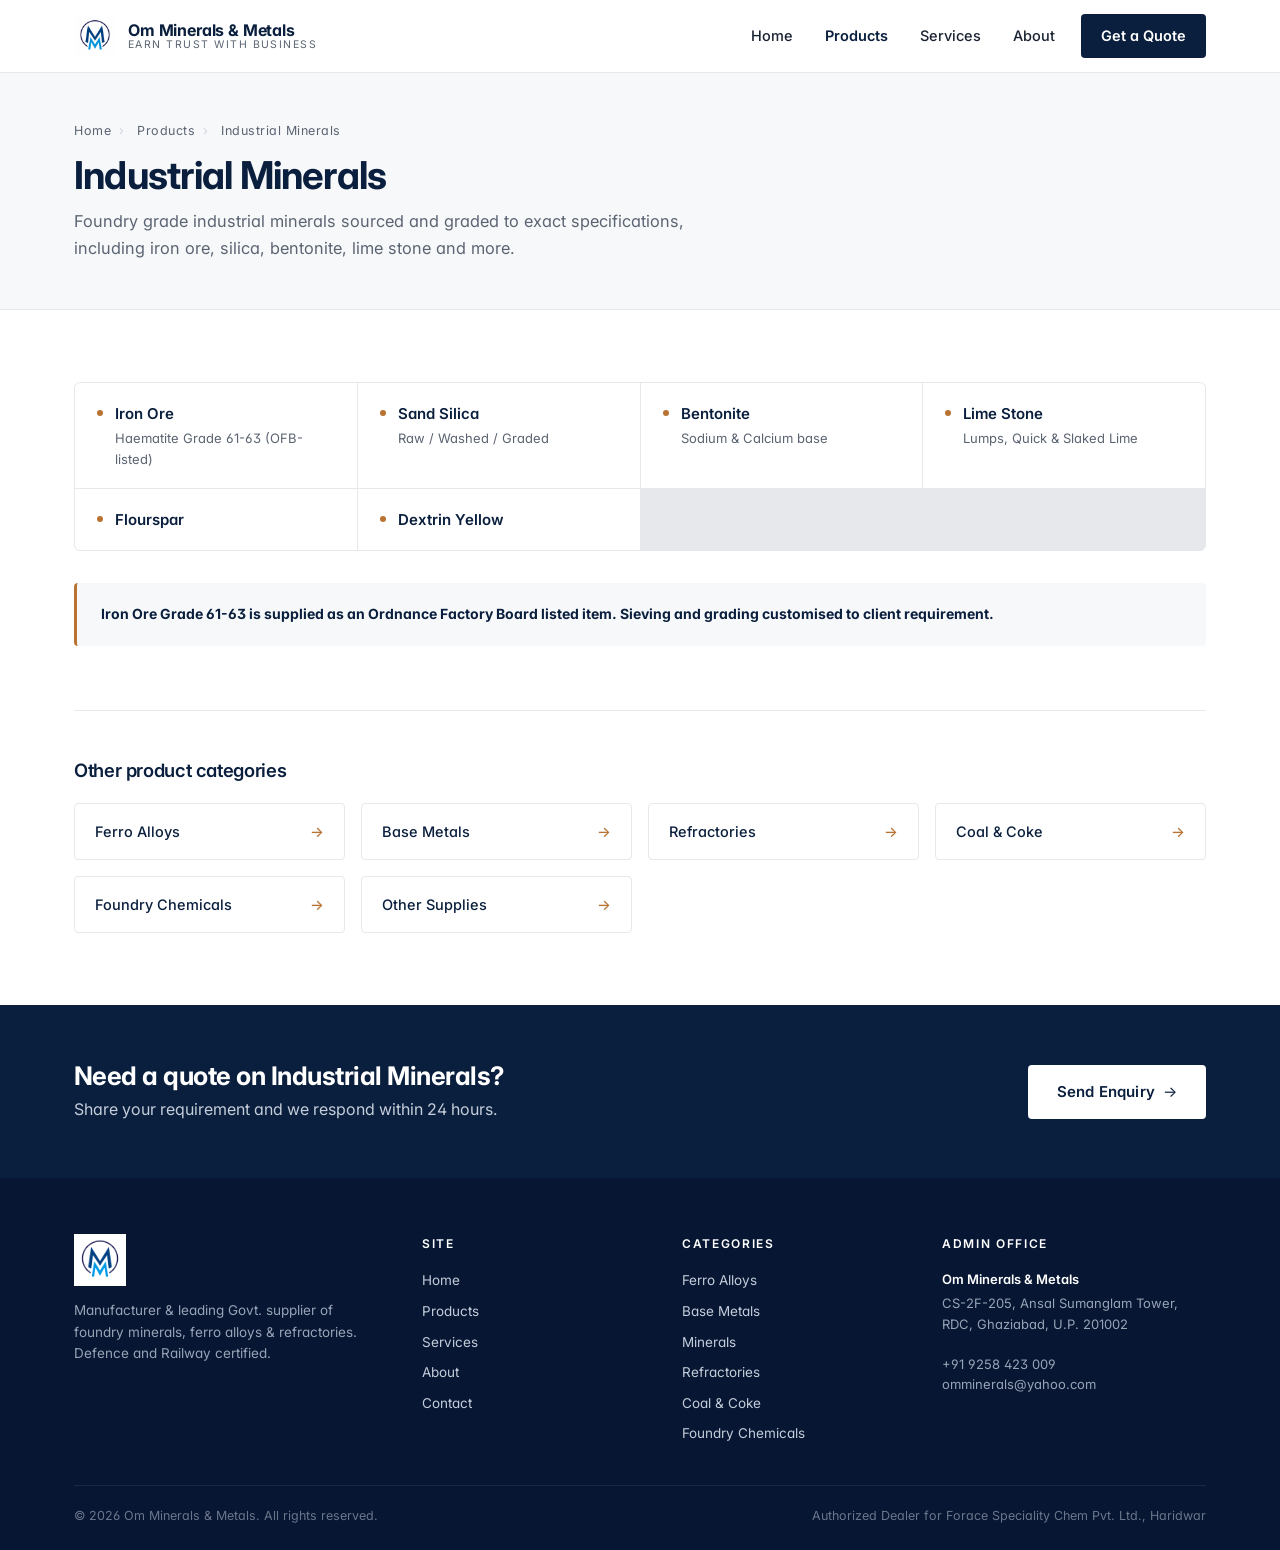
<file: minerals.html>
<!DOCTYPE html>
<html lang="en">
<head>
  <meta charset="UTF-8">
  <meta name="viewport" content="width=device-width, initial-scale=1.0">
  <title>Industrial Minerals | Om Minerals &amp; Metals</title>
  <meta name="description" content="Foundry grade industrial minerals sourced and graded to exact specifications, including iron ore, silica, bentonite, lime stone and more.">
  <link rel="icon" type="image/png" href="assets/logo.png">
  <link rel="stylesheet" href="styles.css">
  <link rel="preconnect" href="https://fonts.googleapis.com">
  <link rel="preconnect" href="https://fonts.gstatic.com" crossorigin>
  <link href="https://fonts.googleapis.com/css2?family=Inter:wght@400;500;600;700&display=swap" rel="stylesheet">
</head>
<body>

  <nav class="nav">
    <div class="container nav-inner">
      <a href="index.html" class="brand">
        <img src="assets/logo.png" alt="Om Minerals & Metals">
        <div class="brand-text"><strong>Om Minerals &amp; Metals</strong><span>Earn Trust with Business</span></div>
      </a>
      <button class="nav-toggle" id="navToggle" aria-label="Toggle navigation"><span></span><span></span><span></span></button>
      <ul class="nav-links" id="navLinks">
        <li><a href="index.html">Home</a></li>
        <li><a href="products.html" class="active">Products</a></li>
        <li><a href="services.html">Services</a></li>
        <li><a href="about.html">About</a></li>
        <li><a href="contact.html" class="cta">Get a Quote</a></li>
      </ul>
    </div>
  </nav>

  <header class="page-header">
    <div class="container">
      <div class="crumbs"><a href="index.html">Home</a><span>›</span> <a href="products.html">Products</a><span>›</span> Industrial Minerals</div>
      <h1>Industrial Minerals</h1>
      <p>Foundry grade industrial minerals sourced and graded to exact specifications, including iron ore, silica, bentonite, lime stone and more.</p>
    </div>
  </header>

  <section>
    <div class="container">
      <div class="product-table">
        <div class="product-row"><div><strong>Iron Ore</strong><span>Haematite Grade 61-63 (OFB-listed)</span></div></div>
        <div class="product-row"><div><strong>Sand Silica</strong><span>Raw / Washed / Graded</span></div></div>
        <div class="product-row"><div><strong>Bentonite</strong><span>Sodium &amp; Calcium base</span></div></div>
        <div class="product-row"><div><strong>Lime Stone</strong><span>Lumps, Quick &amp; Slaked Lime</span></div></div>
        <div class="product-row"><div><strong>Flourspar</strong></div></div>
        <div class="product-row"><div><strong>Dextrin Yellow</strong></div></div>
      </div>

      <div class="spec-note">
        <strong>Iron Ore Grade 61-63 is supplied as an Ordnance Factory Board listed item. Sieving and grading customised to client requirement.</strong>
      </div>

      <div class="related">
        <h3>Other product categories</h3>
        <div class="related-grid">
          <a href="ferro-alloys.html">Ferro Alloys</a>
          <a href="base-metals.html">Base Metals</a>
          <a href="refractories.html">Refractories</a>
          <a href="coal-coke.html">Coal &amp; Coke</a>
          <a href="foundry-chemicals.html">Foundry Chemicals</a>
          <a href="other.html">Other Supplies</a>
        </div>
      </div>
    </div>
  </section>

  <section class="cta-strip">
    <div class="container cta-strip-inner">
      <div><h2>Need a quote on Industrial Minerals?</h2><p>Share your requirement and we respond within 24 hours.</p></div>
      <a href="contact.html" class="btn btn-light btn-lg btn-arrow">Send Enquiry</a>
    </div>
  </section>

<footer class="footer">
    <div class="container">
      <div class="footer-grid">
        <div class="footer-brand">
          <img src="assets/logo.png" alt="Om Minerals & Metals">
          <p>Manufacturer &amp; leading Govt. supplier of foundry minerals, ferro alloys &amp; refractories. Defence and Railway certified.</p>
        </div>
        <div><h4>Site</h4><ul><li><a href="index.html">Home</a></li><li><a href="products.html">Products</a></li><li><a href="services.html">Services</a></li><li><a href="about.html">About</a></li><li><a href="contact.html">Contact</a></li></ul></div>
        <div><h4>Categories</h4><ul><li><a href="ferro-alloys.html">Ferro Alloys</a></li><li><a href="base-metals.html">Base Metals</a></li><li><a href="minerals.html">Minerals</a></li><li><a href="refractories.html">Refractories</a></li><li><a href="coal-coke.html">Coal &amp; Coke</a></li><li><a href="foundry-chemicals.html">Foundry Chemicals</a></li></ul></div>
        <div><h4>Admin Office</h4><p class="footer-addr"><strong>Om Minerals &amp; Metals</strong>CS-2F-205, Ansal Sumanglam Tower,<br>RDC, Ghaziabad, U.P. 201002<br><br><a href="tel:+919258423009">+91 9258 423 009</a><br><a href="mailto:omminerals@yahoo.com">omminerals@yahoo.com</a></p></div>
      </div>
      <div class="footer-bottom"><span>© 2026 Om Minerals &amp; Metals. All rights reserved.</span><span>Authorized Dealer for Forace Speciality Chem Pvt. Ltd., Haridwar</span></div>
    </div>
  </footer>
  <script>const t=document.getElementById('navToggle'),l=document.getElementById('navLinks');if(t)t.addEventListener('click',()=>l.classList.toggle('open'));</script>
</body>
</html>
</file>
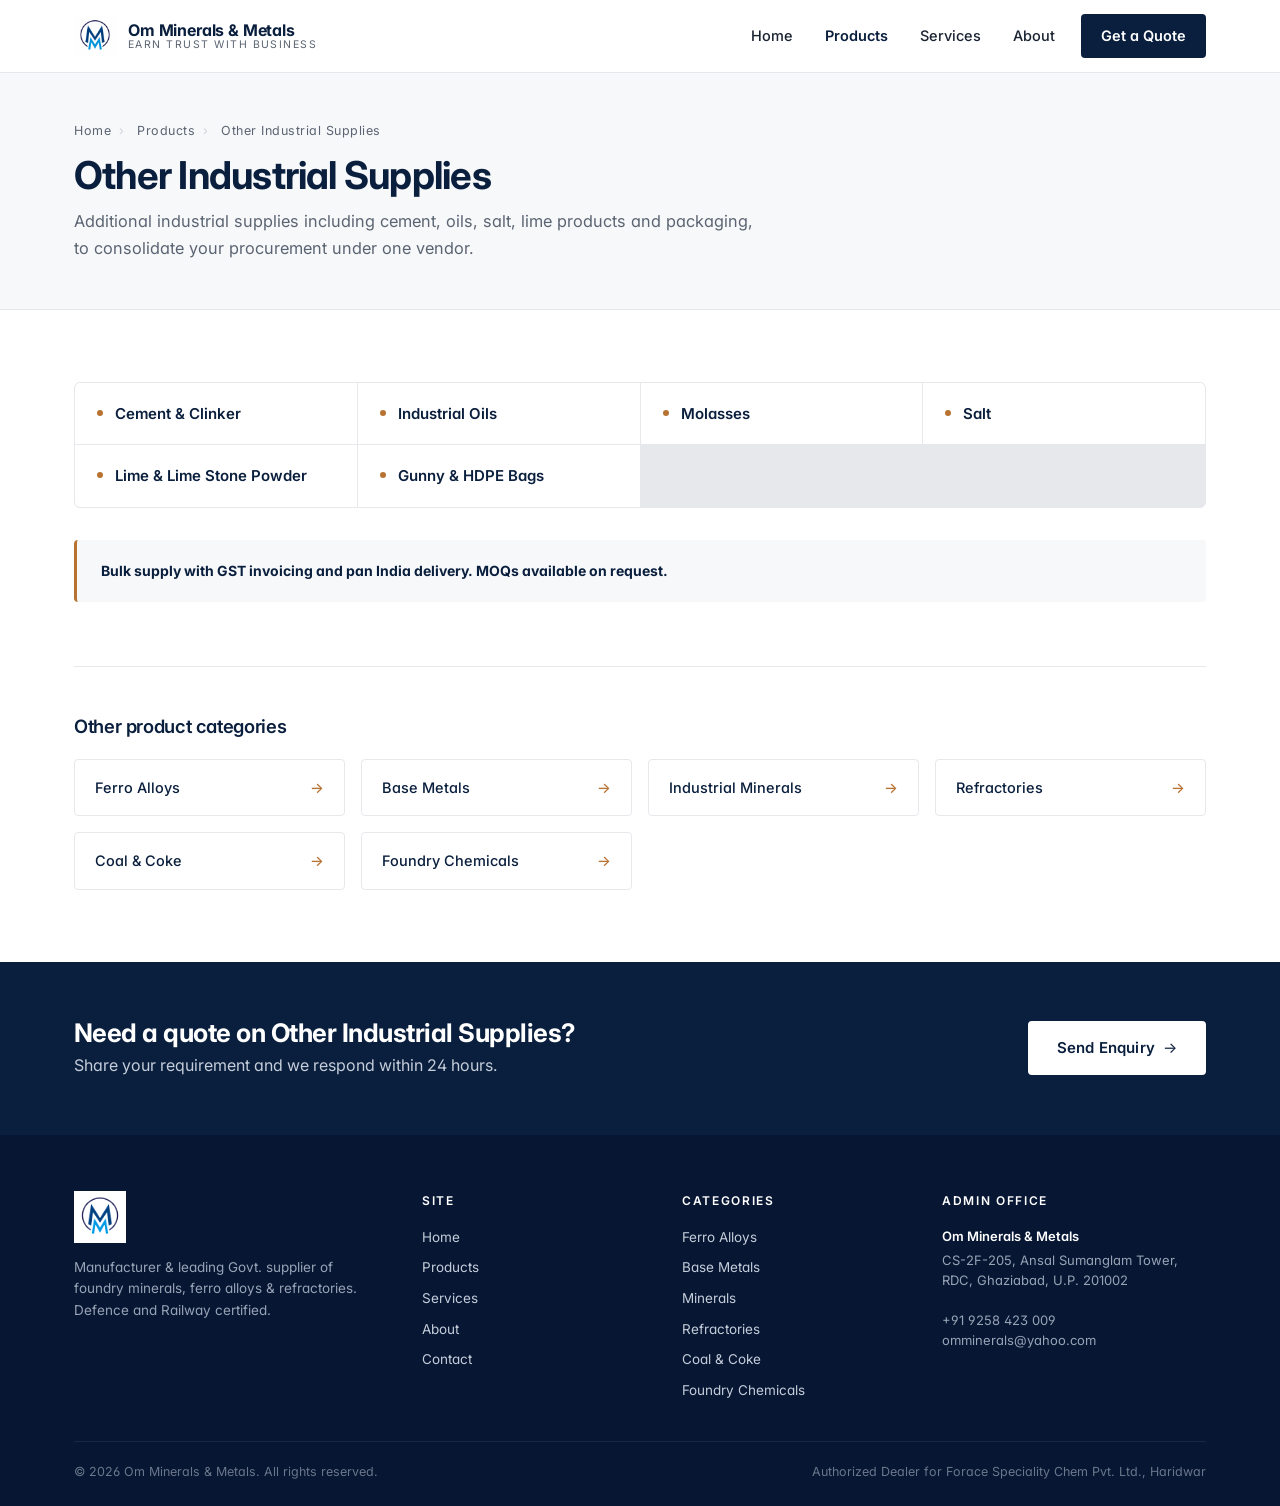
<file: other.html>
<!DOCTYPE html>
<html lang="en">
<head>
  <meta charset="UTF-8">
  <meta name="viewport" content="width=device-width, initial-scale=1.0">
  <title>Other Industrial Supplies | Om Minerals &amp; Metals</title>
  <meta name="description" content="Additional industrial supplies including cement, oils, salt, lime products and packaging, to consolidate your procurement under one vendor.">
  <link rel="icon" type="image/png" href="assets/logo.png">
  <link rel="stylesheet" href="styles.css">
  <link rel="preconnect" href="https://fonts.googleapis.com">
  <link rel="preconnect" href="https://fonts.gstatic.com" crossorigin>
  <link href="https://fonts.googleapis.com/css2?family=Inter:wght@400;500;600;700&display=swap" rel="stylesheet">
</head>
<body>

  <nav class="nav">
    <div class="container nav-inner">
      <a href="index.html" class="brand">
        <img src="assets/logo.png" alt="Om Minerals & Metals">
        <div class="brand-text"><strong>Om Minerals &amp; Metals</strong><span>Earn Trust with Business</span></div>
      </a>
      <button class="nav-toggle" id="navToggle" aria-label="Toggle navigation"><span></span><span></span><span></span></button>
      <ul class="nav-links" id="navLinks">
        <li><a href="index.html">Home</a></li>
        <li><a href="products.html" class="active">Products</a></li>
        <li><a href="services.html">Services</a></li>
        <li><a href="about.html">About</a></li>
        <li><a href="contact.html" class="cta">Get a Quote</a></li>
      </ul>
    </div>
  </nav>

  <header class="page-header">
    <div class="container">
      <div class="crumbs"><a href="index.html">Home</a><span>›</span> <a href="products.html">Products</a><span>›</span> Other Industrial Supplies</div>
      <h1>Other Industrial Supplies</h1>
      <p>Additional industrial supplies including cement, oils, salt, lime products and packaging, to consolidate your procurement under one vendor.</p>
    </div>
  </header>

  <section>
    <div class="container">
      <div class="product-table">
        <div class="product-row"><div><strong>Cement &amp; Clinker</strong></div></div>
        <div class="product-row"><div><strong>Industrial Oils</strong></div></div>
        <div class="product-row"><div><strong>Molasses</strong></div></div>
        <div class="product-row"><div><strong>Salt</strong></div></div>
        <div class="product-row"><div><strong>Lime &amp; Lime Stone Powder</strong></div></div>
        <div class="product-row"><div><strong>Gunny &amp; HDPE Bags</strong></div></div>
      </div>

      <div class="spec-note">
        <strong>Bulk supply with GST invoicing and pan India delivery. MOQs available on request.</strong>
      </div>

      <div class="related">
        <h3>Other product categories</h3>
        <div class="related-grid">
          <a href="ferro-alloys.html">Ferro Alloys</a>
          <a href="base-metals.html">Base Metals</a>
          <a href="minerals.html">Industrial Minerals</a>
          <a href="refractories.html">Refractories</a>
          <a href="coal-coke.html">Coal &amp; Coke</a>
          <a href="foundry-chemicals.html">Foundry Chemicals</a>
        </div>
      </div>
    </div>
  </section>

  <section class="cta-strip">
    <div class="container cta-strip-inner">
      <div><h2>Need a quote on Other Industrial Supplies?</h2><p>Share your requirement and we respond within 24 hours.</p></div>
      <a href="contact.html" class="btn btn-light btn-lg btn-arrow">Send Enquiry</a>
    </div>
  </section>

<footer class="footer">
    <div class="container">
      <div class="footer-grid">
        <div class="footer-brand">
          <img src="assets/logo.png" alt="Om Minerals & Metals">
          <p>Manufacturer &amp; leading Govt. supplier of foundry minerals, ferro alloys &amp; refractories. Defence and Railway certified.</p>
        </div>
        <div><h4>Site</h4><ul><li><a href="index.html">Home</a></li><li><a href="products.html">Products</a></li><li><a href="services.html">Services</a></li><li><a href="about.html">About</a></li><li><a href="contact.html">Contact</a></li></ul></div>
        <div><h4>Categories</h4><ul><li><a href="ferro-alloys.html">Ferro Alloys</a></li><li><a href="base-metals.html">Base Metals</a></li><li><a href="minerals.html">Minerals</a></li><li><a href="refractories.html">Refractories</a></li><li><a href="coal-coke.html">Coal &amp; Coke</a></li><li><a href="foundry-chemicals.html">Foundry Chemicals</a></li></ul></div>
        <div><h4>Admin Office</h4><p class="footer-addr"><strong>Om Minerals &amp; Metals</strong>CS-2F-205, Ansal Sumanglam Tower,<br>RDC, Ghaziabad, U.P. 201002<br><br><a href="tel:+919258423009">+91 9258 423 009</a><br><a href="mailto:omminerals@yahoo.com">omminerals@yahoo.com</a></p></div>
      </div>
      <div class="footer-bottom"><span>© 2026 Om Minerals &amp; Metals. All rights reserved.</span><span>Authorized Dealer for Forace Speciality Chem Pvt. Ltd., Haridwar</span></div>
    </div>
  </footer>
  <script>const t=document.getElementById('navToggle'),l=document.getElementById('navLinks');if(t)t.addEventListener('click',()=>l.classList.toggle('open'));</script>
</body>
</html>
</file>
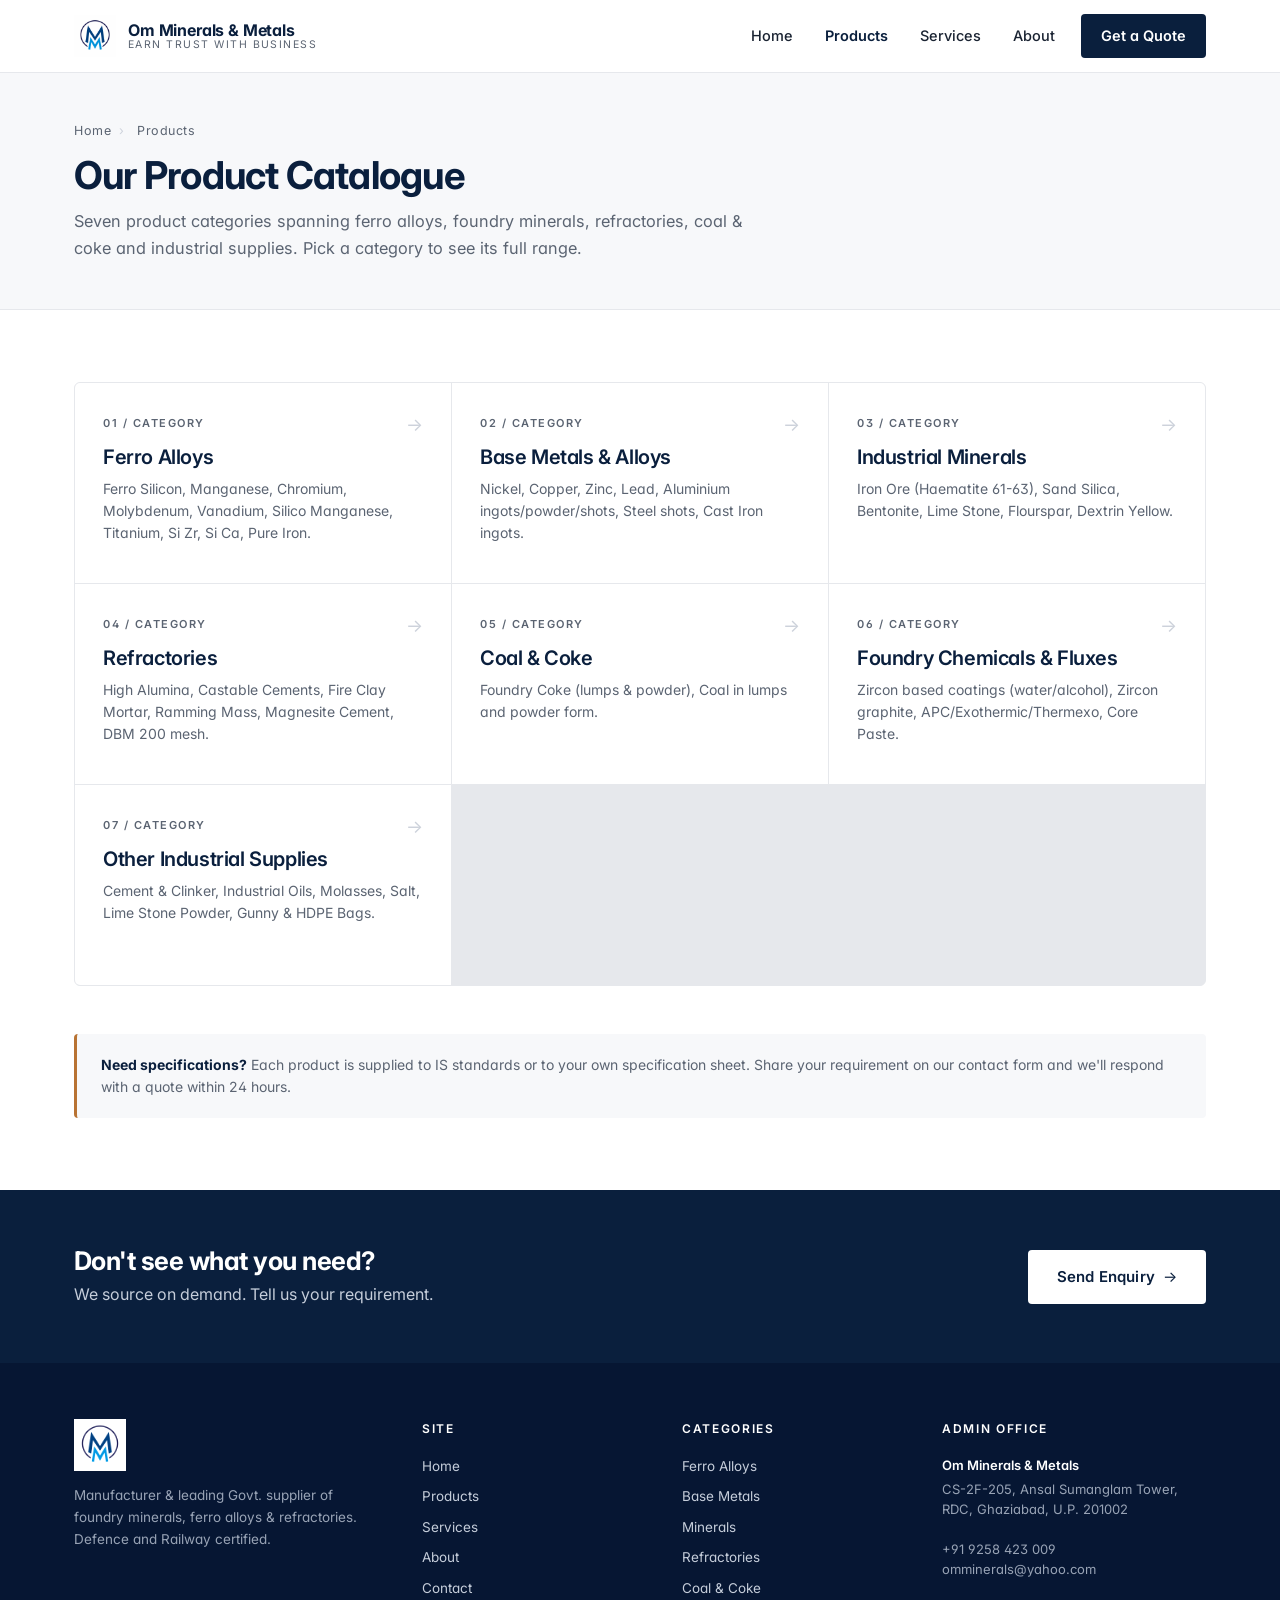
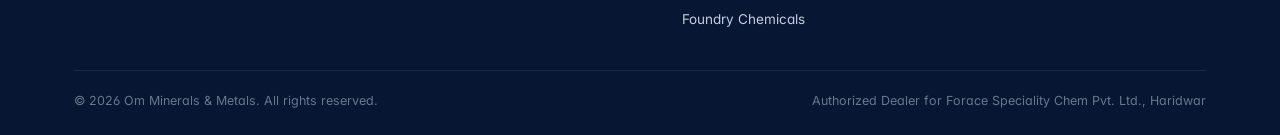
<file: products.html>
<!DOCTYPE html>
<html lang="en">
<head>
  <meta charset="UTF-8">
  <meta name="viewport" content="width=device-width, initial-scale=1.0">
  <title>Products | Om Minerals & Metals</title>
  <meta name="description" content="Browse Om Minerals & Metals' seven product categories: ferro alloys, base metals, industrial minerals, refractories, coal & coke, foundry chemicals, and other industrial supplies.">
  <link rel="icon" type="image/png" href="assets/logo.png">
  <link rel="stylesheet" href="styles.css">
  <link rel="preconnect" href="https://fonts.googleapis.com">
  <link rel="preconnect" href="https://fonts.gstatic.com" crossorigin>
  <link href="https://fonts.googleapis.com/css2?family=Inter:wght@400;500;600;700&display=swap" rel="stylesheet">
</head>
<body>

  <nav class="nav">
    <div class="container nav-inner">
      <a href="index.html" class="brand">
        <img src="assets/logo.png" alt="Om Minerals & Metals">
        <div class="brand-text"><strong>Om Minerals &amp; Metals</strong><span>Earn Trust with Business</span></div>
      </a>
      <button class="nav-toggle" id="navToggle" aria-label="Toggle navigation"><span></span><span></span><span></span></button>
      <ul class="nav-links" id="navLinks">
        <li><a href="index.html">Home</a></li>
        <li><a href="products.html" class="active">Products</a></li>
        <li><a href="services.html">Services</a></li>
        <li><a href="about.html">About</a></li>
        <li><a href="contact.html" class="cta">Get a Quote</a></li>
      </ul>
    </div>
  </nav>

  <header class="page-header">
    <div class="container">
      <div class="crumbs"><a href="index.html">Home</a><span>›</span> Products</div>
      <h1>Our Product Catalogue</h1>
      <p>Seven product categories spanning ferro alloys, foundry minerals, refractories, coal & coke and industrial supplies. Pick a category to see its full range.</p>
    </div>
  </header>

  <section>
    <div class="container">
      <div class="cat-grid">
        <a href="ferro-alloys.html" class="cat-tile">
          <span class="num">01 / Category</span>
          <h3>Ferro Alloys</h3>
          <p>Ferro Silicon, Manganese, Chromium, Molybdenum, Vanadium, Silico Manganese, Titanium, Si Zr, Si Ca, Pure Iron.</p>
        </a>
        <a href="base-metals.html" class="cat-tile">
          <span class="num">02 / Category</span>
          <h3>Base Metals & Alloys</h3>
          <p>Nickel, Copper, Zinc, Lead, Aluminium ingots/powder/shots, Steel shots, Cast Iron ingots.</p>
        </a>
        <a href="minerals.html" class="cat-tile">
          <span class="num">03 / Category</span>
          <h3>Industrial Minerals</h3>
          <p>Iron Ore (Haematite 61-63), Sand Silica, Bentonite, Lime Stone, Flourspar, Dextrin Yellow.</p>
        </a>
        <a href="refractories.html" class="cat-tile">
          <span class="num">04 / Category</span>
          <h3>Refractories</h3>
          <p>High Alumina, Castable Cements, Fire Clay Mortar, Ramming Mass, Magnesite Cement, DBM 200 mesh.</p>
        </a>
        <a href="coal-coke.html" class="cat-tile">
          <span class="num">05 / Category</span>
          <h3>Coal & Coke</h3>
          <p>Foundry Coke (lumps & powder), Coal in lumps and powder form.</p>
        </a>
        <a href="foundry-chemicals.html" class="cat-tile">
          <span class="num">06 / Category</span>
          <h3>Foundry Chemicals & Fluxes</h3>
          <p>Zircon based coatings (water/alcohol), Zircon graphite, APC/Exothermic/Thermexo, Core Paste.</p>
        </a>
        <a href="other.html" class="cat-tile">
          <span class="num">07 / Category</span>
          <h3>Other Industrial Supplies</h3>
          <p>Cement & Clinker, Industrial Oils, Molasses, Salt, Lime Stone Powder, Gunny & HDPE Bags.</p>
        </a>
      </div>

      <div class="spec-note" style="margin-top: 48px;">
        <strong>Need specifications?</strong> Each product is supplied to IS standards or to your own specification sheet. Share your requirement on our <a href="contact.html">contact form</a> and we'll respond with a quote within 24 hours.
      </div>
    </div>
  </section>

  <section class="cta-strip">
    <div class="container cta-strip-inner">
      <div><h2>Don't see what you need?</h2><p>We source on demand. Tell us your requirement.</p></div>
      <a href="contact.html" class="btn btn-light btn-lg btn-arrow">Send Enquiry</a>
    </div>
  </section>

  <footer class="footer">
    <div class="container">
      <div class="footer-grid">
        <div class="footer-brand">
          <img src="assets/logo.png" alt="Om Minerals & Metals">
          <p>Manufacturer &amp; leading Govt. supplier of foundry minerals, ferro alloys &amp; refractories. Defence and Railway certified.</p>
        </div>
        <div><h4>Site</h4><ul><li><a href="index.html">Home</a></li><li><a href="products.html">Products</a></li><li><a href="services.html">Services</a></li><li><a href="about.html">About</a></li><li><a href="contact.html">Contact</a></li></ul></div>
        <div><h4>Categories</h4><ul><li><a href="ferro-alloys.html">Ferro Alloys</a></li><li><a href="base-metals.html">Base Metals</a></li><li><a href="minerals.html">Minerals</a></li><li><a href="refractories.html">Refractories</a></li><li><a href="coal-coke.html">Coal &amp; Coke</a></li><li><a href="foundry-chemicals.html">Foundry Chemicals</a></li></ul></div>
        <div><h4>Admin Office</h4><p class="footer-addr"><strong>Om Minerals &amp; Metals</strong>CS-2F-205, Ansal Sumanglam Tower,<br>RDC, Ghaziabad, U.P. 201002<br><br><a href="tel:+919258423009">+91 9258 423 009</a><br><a href="mailto:omminerals@yahoo.com">omminerals@yahoo.com</a></p></div>
      </div>
      <div class="footer-bottom"><span>© 2026 Om Minerals &amp; Metals. All rights reserved.</span><span>Authorized Dealer for Forace Speciality Chem Pvt. Ltd., Haridwar</span></div>
    </div>
  </footer>
  <script>const t=document.getElementById('navToggle'),l=document.getElementById('navLinks');if(t)t.addEventListener('click',()=>l.classList.toggle('open'));</script>
</body>
</html>
</file>
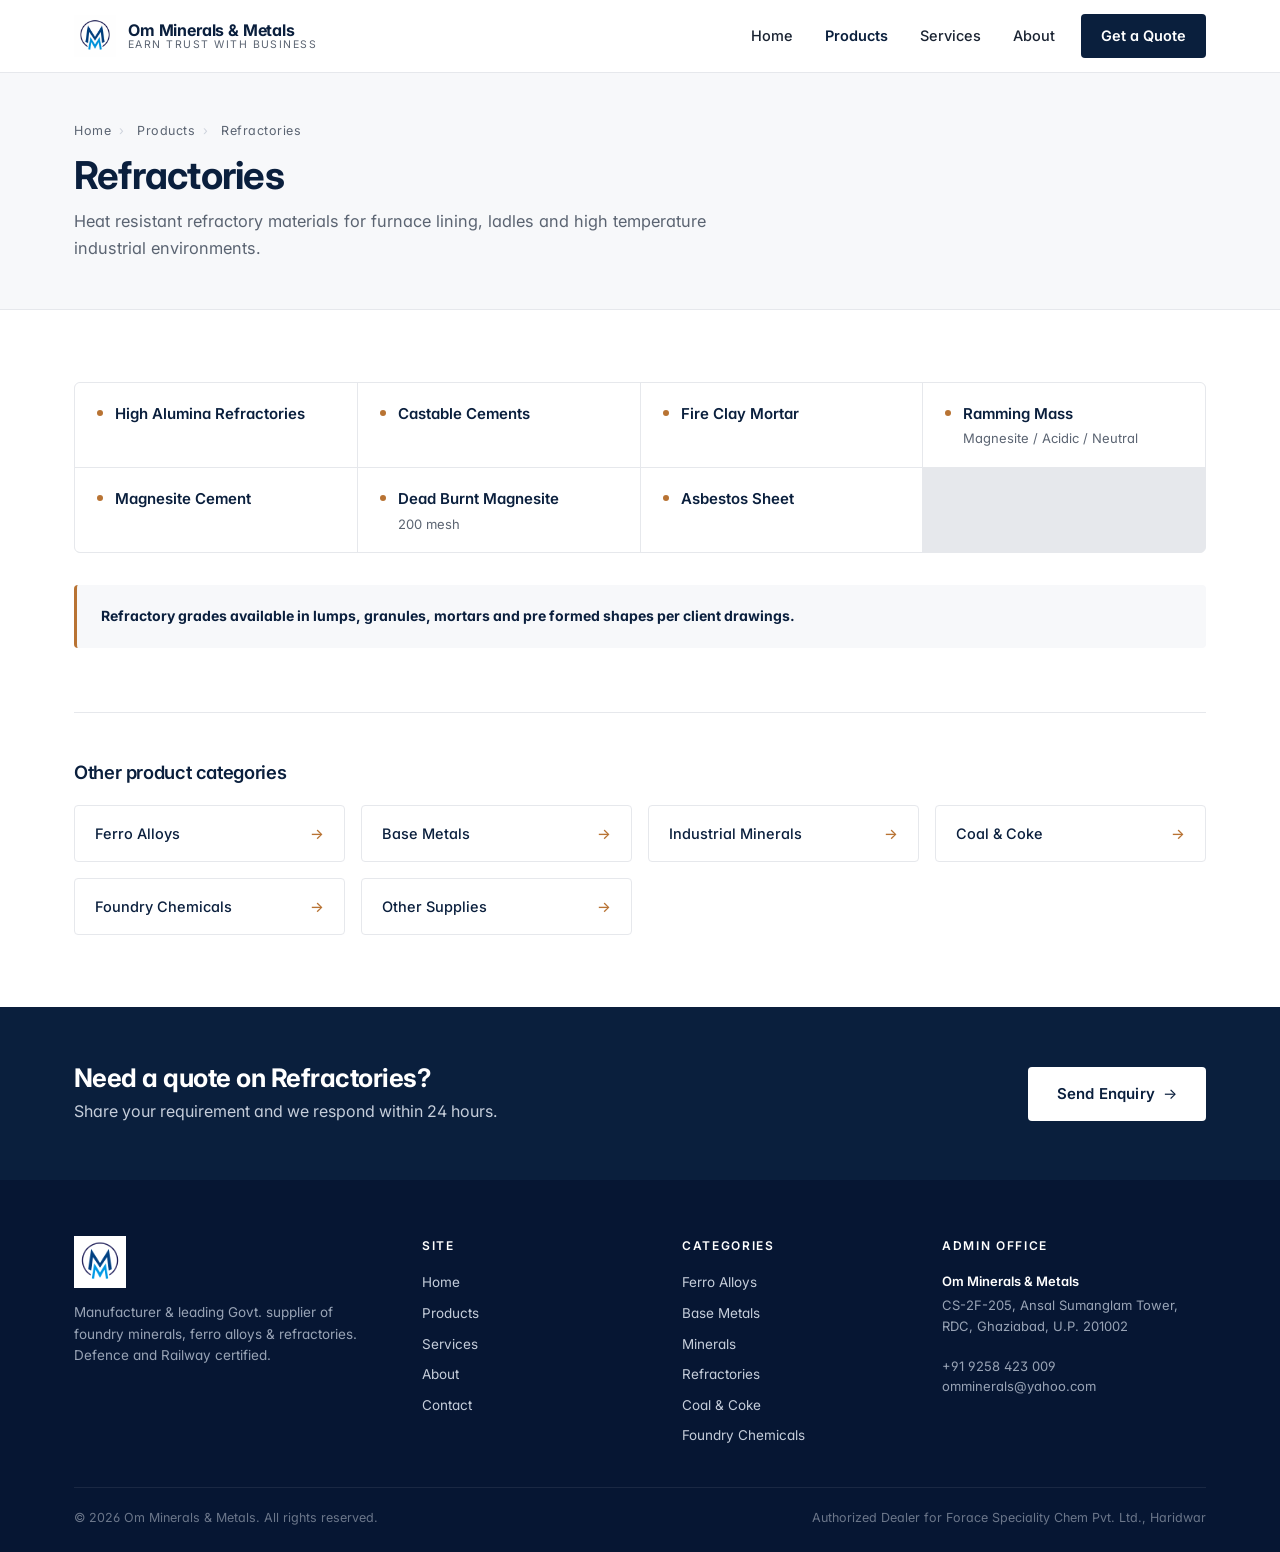
<file: refractories.html>
<!DOCTYPE html>
<html lang="en">
<head>
  <meta charset="UTF-8">
  <meta name="viewport" content="width=device-width, initial-scale=1.0">
  <title>Refractories | Om Minerals &amp; Metals</title>
  <meta name="description" content="Heat resistant refractory materials for furnace lining, ladles and high temperature industrial environments.">
  <link rel="icon" type="image/png" href="assets/logo.png">
  <link rel="stylesheet" href="styles.css">
  <link rel="preconnect" href="https://fonts.googleapis.com">
  <link rel="preconnect" href="https://fonts.gstatic.com" crossorigin>
  <link href="https://fonts.googleapis.com/css2?family=Inter:wght@400;500;600;700&display=swap" rel="stylesheet">
</head>
<body>

  <nav class="nav">
    <div class="container nav-inner">
      <a href="index.html" class="brand">
        <img src="assets/logo.png" alt="Om Minerals & Metals">
        <div class="brand-text"><strong>Om Minerals &amp; Metals</strong><span>Earn Trust with Business</span></div>
      </a>
      <button class="nav-toggle" id="navToggle" aria-label="Toggle navigation"><span></span><span></span><span></span></button>
      <ul class="nav-links" id="navLinks">
        <li><a href="index.html">Home</a></li>
        <li><a href="products.html" class="active">Products</a></li>
        <li><a href="services.html">Services</a></li>
        <li><a href="about.html">About</a></li>
        <li><a href="contact.html" class="cta">Get a Quote</a></li>
      </ul>
    </div>
  </nav>

  <header class="page-header">
    <div class="container">
      <div class="crumbs"><a href="index.html">Home</a><span>›</span> <a href="products.html">Products</a><span>›</span> Refractories</div>
      <h1>Refractories</h1>
      <p>Heat resistant refractory materials for furnace lining, ladles and high temperature industrial environments.</p>
    </div>
  </header>

  <section>
    <div class="container">
      <div class="product-table">
        <div class="product-row"><div><strong>High Alumina Refractories</strong></div></div>
        <div class="product-row"><div><strong>Castable Cements</strong></div></div>
        <div class="product-row"><div><strong>Fire Clay Mortar</strong></div></div>
        <div class="product-row"><div><strong>Ramming Mass</strong><span>Magnesite / Acidic / Neutral</span></div></div>
        <div class="product-row"><div><strong>Magnesite Cement</strong></div></div>
        <div class="product-row"><div><strong>Dead Burnt Magnesite</strong><span>200 mesh</span></div></div>
        <div class="product-row"><div><strong>Asbestos Sheet</strong></div></div>
      </div>

      <div class="spec-note">
        <strong>Refractory grades available in lumps, granules, mortars and pre formed shapes per client drawings.</strong>
      </div>

      <div class="related">
        <h3>Other product categories</h3>
        <div class="related-grid">
          <a href="ferro-alloys.html">Ferro Alloys</a>
          <a href="base-metals.html">Base Metals</a>
          <a href="minerals.html">Industrial Minerals</a>
          <a href="coal-coke.html">Coal &amp; Coke</a>
          <a href="foundry-chemicals.html">Foundry Chemicals</a>
          <a href="other.html">Other Supplies</a>
        </div>
      </div>
    </div>
  </section>

  <section class="cta-strip">
    <div class="container cta-strip-inner">
      <div><h2>Need a quote on Refractories?</h2><p>Share your requirement and we respond within 24 hours.</p></div>
      <a href="contact.html" class="btn btn-light btn-lg btn-arrow">Send Enquiry</a>
    </div>
  </section>

<footer class="footer">
    <div class="container">
      <div class="footer-grid">
        <div class="footer-brand">
          <img src="assets/logo.png" alt="Om Minerals & Metals">
          <p>Manufacturer &amp; leading Govt. supplier of foundry minerals, ferro alloys &amp; refractories. Defence and Railway certified.</p>
        </div>
        <div><h4>Site</h4><ul><li><a href="index.html">Home</a></li><li><a href="products.html">Products</a></li><li><a href="services.html">Services</a></li><li><a href="about.html">About</a></li><li><a href="contact.html">Contact</a></li></ul></div>
        <div><h4>Categories</h4><ul><li><a href="ferro-alloys.html">Ferro Alloys</a></li><li><a href="base-metals.html">Base Metals</a></li><li><a href="minerals.html">Minerals</a></li><li><a href="refractories.html">Refractories</a></li><li><a href="coal-coke.html">Coal &amp; Coke</a></li><li><a href="foundry-chemicals.html">Foundry Chemicals</a></li></ul></div>
        <div><h4>Admin Office</h4><p class="footer-addr"><strong>Om Minerals &amp; Metals</strong>CS-2F-205, Ansal Sumanglam Tower,<br>RDC, Ghaziabad, U.P. 201002<br><br><a href="tel:+919258423009">+91 9258 423 009</a><br><a href="mailto:omminerals@yahoo.com">omminerals@yahoo.com</a></p></div>
      </div>
      <div class="footer-bottom"><span>© 2026 Om Minerals &amp; Metals. All rights reserved.</span><span>Authorized Dealer for Forace Speciality Chem Pvt. Ltd., Haridwar</span></div>
    </div>
  </footer>
  <script>const t=document.getElementById('navToggle'),l=document.getElementById('navLinks');if(t)t.addEventListener('click',()=>l.classList.toggle('open'));</script>
</body>
</html>
</file>
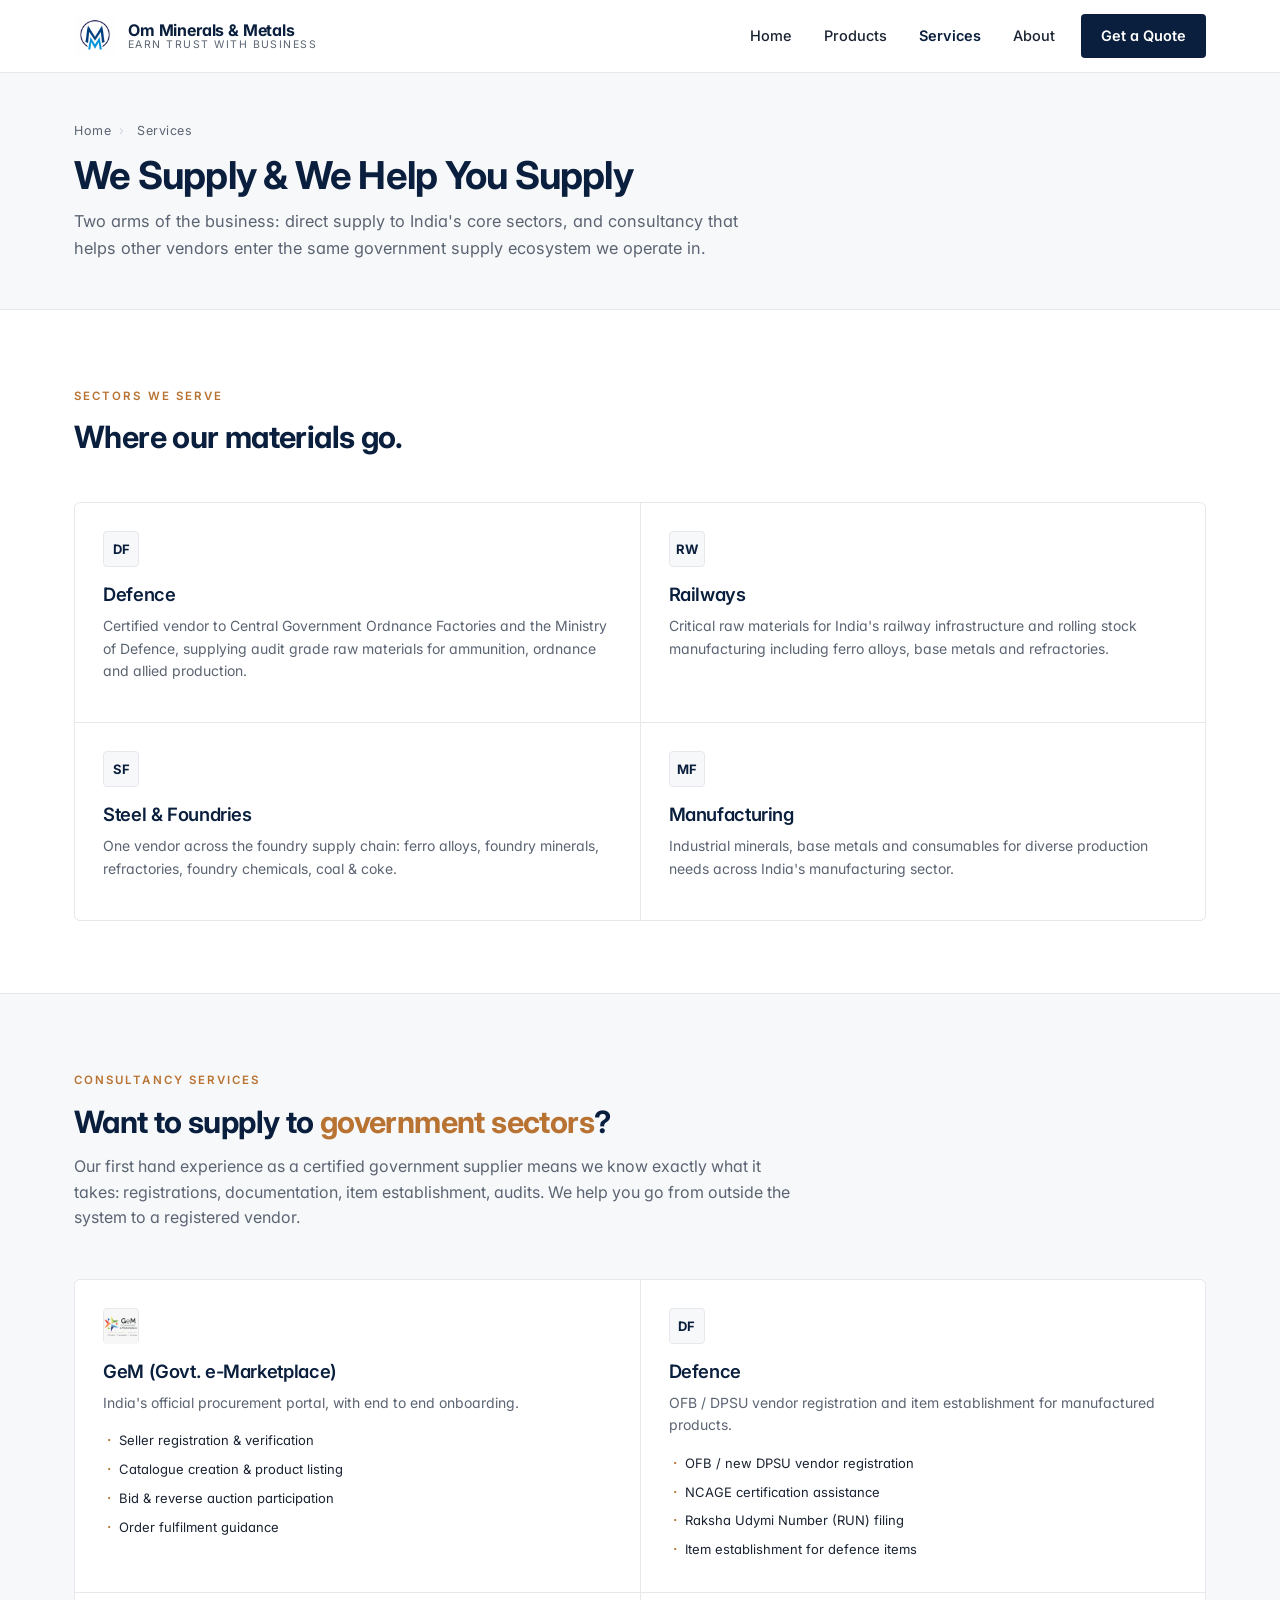
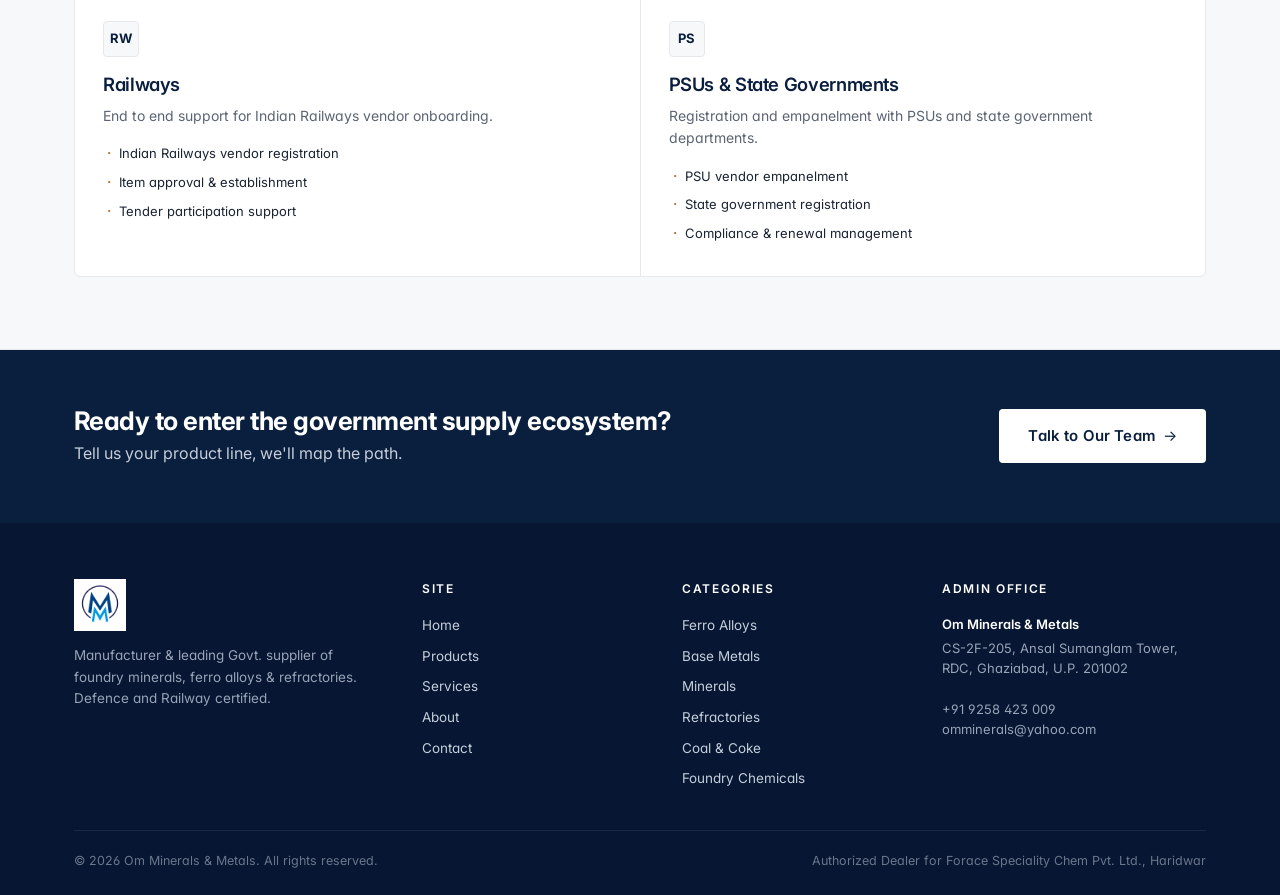
<file: services.html>
<!DOCTYPE html>
<html lang="en">
<head>
  <meta charset="UTF-8">
  <meta name="viewport" content="width=device-width, initial-scale=1.0">
  <title>Services | Industries Served &amp; Government Supply Consultancy | Om Minerals &amp; Metals</title>
  <meta name="description" content="Sectors served: Defence, Railways, Steel & Foundries, Manufacturing. Plus full service consultancy for vendor registration with GeM, OFB, Indian Railways and PSUs.">
  <link rel="icon" type="image/png" href="assets/logo.png">
  <link rel="stylesheet" href="styles.css">
  <link rel="preconnect" href="https://fonts.googleapis.com">
  <link rel="preconnect" href="https://fonts.gstatic.com" crossorigin>
  <link href="https://fonts.googleapis.com/css2?family=Inter:wght@400;500;600;700&display=swap" rel="stylesheet">
</head>
<body>

  <nav class="nav">
    <div class="container nav-inner">
      <a href="index.html" class="brand">
        <img src="assets/logo.png" alt="Om Minerals & Metals">
        <div class="brand-text"><strong>Om Minerals &amp; Metals</strong><span>Earn Trust with Business</span></div>
      </a>
      <button class="nav-toggle" id="navToggle" aria-label="Toggle navigation"><span></span><span></span><span></span></button>
      <ul class="nav-links" id="navLinks">
        <li><a href="index.html">Home</a></li>
        <li><a href="products.html">Products</a></li>
        <li><a href="services.html" class="active">Services</a></li>
        <li><a href="about.html">About</a></li>
        <li><a href="contact.html" class="cta">Get a Quote</a></li>
      </ul>
    </div>
  </nav>

  <header class="page-header">
    <div class="container">
      <div class="crumbs"><a href="index.html">Home</a><span>›</span> Services</div>
      <h1>We Supply &amp; We Help You Supply</h1>
      <p>Two arms of the business: direct supply to India's core sectors, and consultancy that helps other vendors enter the same government supply ecosystem we operate in.</p>
    </div>
  </header>

  <!-- SECTORS -->
  <section>
    <div class="container">
      <div class="section-head">
        <span class="eyebrow">Sectors We Serve</span>
        <h2>Where our materials go.</h2>
      </div>
      <div class="svc-grid">
        <div class="svc-card">
          <div class="ix">DF</div>
          <h3>Defence</h3>
          <p>Certified vendor to Central Government Ordnance Factories and the Ministry of Defence, supplying audit grade raw materials for ammunition, ordnance and allied production.</p>
        </div>
        <div class="svc-card">
          <div class="ix">RW</div>
          <h3>Railways</h3>
          <p>Critical raw materials for India's railway infrastructure and rolling stock manufacturing including ferro alloys, base metals and refractories.</p>
        </div>
        <div class="svc-card">
          <div class="ix">SF</div>
          <h3>Steel &amp; Foundries</h3>
          <p>One vendor across the foundry supply chain: ferro alloys, foundry minerals, refractories, foundry chemicals, coal &amp; coke.</p>
        </div>
        <div class="svc-card">
          <div class="ix">MF</div>
          <h3>Manufacturing</h3>
          <p>Industrial minerals, base metals and consumables for diverse production needs across India's manufacturing sector.</p>
        </div>
      </div>
    </div>
  </section>

  <!-- CONSULTANCY -->
  <section style="background: var(--paper-2); border-top: 1px solid var(--line); border-bottom: 1px solid var(--line);">
    <div class="container">
      <div class="section-head">
        <span class="eyebrow">Consultancy Services</span>
        <h2>Want to supply to <em>government sectors</em>?</h2>
        <p>Our first hand experience as a certified government supplier means we know exactly what it takes: registrations, documentation, item establishment, audits. We help you go from outside the system to a registered vendor.</p>
      </div>
      <div class="svc-grid">
        <div class="svc-card">
          <div class="ix"><img src="assets/gem-logo.jpeg" alt="GeM" style="width:36px;height:36px;object-fit:contain;border-radius:3px;"></div>
          <h3>GeM (Govt. e-Marketplace)</h3>
          <p>India's official procurement portal, with end to end onboarding.</p>
          <ul>
            <li>Seller registration &amp; verification</li>
            <li>Catalogue creation &amp; product listing</li>
            <li>Bid &amp; reverse auction participation</li>
            <li>Order fulfilment guidance</li>
          </ul>
        </div>
        <div class="svc-card">
          <div class="ix">DF</div>
          <h3>Defence</h3>
          <p>OFB / DPSU vendor registration and item establishment for manufactured products.</p>
          <ul>
            <li>OFB / new DPSU vendor registration</li>
            <li>NCAGE certification assistance</li>
            <li>Raksha Udymi Number (RUN) filing</li>
            <li>Item establishment for defence items</li>
          </ul>
        </div>
        <div class="svc-card">
          <div class="ix">RW</div>
          <h3>Railways</h3>
          <p>End to end support for Indian Railways vendor onboarding.</p>
          <ul>
            <li>Indian Railways vendor registration</li>
            <li>Item approval &amp; establishment</li>
            <li>Tender participation support</li>
          </ul>
        </div>
        <div class="svc-card">
          <div class="ix">PS</div>
          <h3>PSUs &amp; State Governments</h3>
          <p>Registration and empanelment with PSUs and state government departments.</p>
          <ul>
            <li>PSU vendor empanelment</li>
            <li>State government registration</li>
            <li>Compliance &amp; renewal management</li>
          </ul>
        </div>
      </div>
    </div>
  </section>

  <section class="cta-strip">
    <div class="container cta-strip-inner">
      <div><h2>Ready to enter the government supply ecosystem?</h2><p>Tell us your product line, we'll map the path.</p></div>
      <a href="contact.html" class="btn btn-light btn-lg btn-arrow">Talk to Our Team</a>
    </div>
  </section>

  <footer class="footer">
    <div class="container">
      <div class="footer-grid">
        <div class="footer-brand">
          <img src="assets/logo.png" alt="Om Minerals & Metals">
          <p>Manufacturer &amp; leading Govt. supplier of foundry minerals, ferro alloys &amp; refractories. Defence and Railway certified.</p>
        </div>
        <div><h4>Site</h4><ul><li><a href="index.html">Home</a></li><li><a href="products.html">Products</a></li><li><a href="services.html">Services</a></li><li><a href="about.html">About</a></li><li><a href="contact.html">Contact</a></li></ul></div>
        <div><h4>Categories</h4><ul><li><a href="ferro-alloys.html">Ferro Alloys</a></li><li><a href="base-metals.html">Base Metals</a></li><li><a href="minerals.html">Minerals</a></li><li><a href="refractories.html">Refractories</a></li><li><a href="coal-coke.html">Coal &amp; Coke</a></li><li><a href="foundry-chemicals.html">Foundry Chemicals</a></li></ul></div>
        <div><h4>Admin Office</h4><p class="footer-addr"><strong>Om Minerals &amp; Metals</strong>CS-2F-205, Ansal Sumanglam Tower,<br>RDC, Ghaziabad, U.P. 201002<br><br><a href="tel:+919258423009">+91 9258 423 009</a><br><a href="mailto:omminerals@yahoo.com">omminerals@yahoo.com</a></p></div>
      </div>
      <div class="footer-bottom"><span>© 2026 Om Minerals &amp; Metals. All rights reserved.</span><span>Authorized Dealer for Forace Speciality Chem Pvt. Ltd., Haridwar</span></div>
    </div>
  </footer>
  <script>const t=document.getElementById('navToggle'),l=document.getElementById('navLinks');if(t)t.addEventListener('click',()=>l.classList.toggle('open'));</script>
</body>
</html>
</file>
<file: styles.css>
/* ============================================================
   Om Minerals & Metals — v2 (April 2026)
   Minimal, editorial, industrial. Shared across all pages.
   ============================================================ */

:root {
  --navy:        #0a1f3d;
  --navy-deep:   #061633;
  --ink:         #11151c;
  --steel:       #b87333;
  --steel-soft:  #d99656;
  --line:        #e6e8ec;
  --line-strong: #cdd2db;
  --paper:       #ffffff;
  --paper-2:     #f7f8fa;
  --paper-3:     #eef0f4;
  --muted:       #5b6472;
  --text:        #1a2332;
  --shadow-sm:   0 1px 2px rgba(10,31,61,.06);
  --shadow-md:   0 8px 24px rgba(10,31,61,.08);
  --r-sm: 4px;
  --r-md: 6px;
  --r-lg: 10px;
  --container: 1180px;
  --transition: 200ms cubic-bezier(.4,.0,.2,1);
}

* { box-sizing: border-box; }
html { scroll-behavior: smooth; -webkit-text-size-adjust: 100%; }
body {
  margin: 0;
  font-family: 'Inter', -apple-system, BlinkMacSystemFont, 'Segoe UI', sans-serif;
  font-size: 16px;
  line-height: 1.6;
  color: var(--text);
  background: var(--paper);
  font-feature-settings: 'ss01', 'cv11';
  -webkit-font-smoothing: antialiased;
}
img { max-width: 100%; display: block; }
a { color: inherit; text-decoration: none; transition: color var(--transition); }
a:hover { color: var(--steel); }
button { font-family: inherit; cursor: pointer; }

.container {
  max-width: var(--container);
  margin: 0 auto;
  padding: 0 24px;
}

/* ===== NAV ===== */
.nav {
  border-bottom: 1px solid var(--line);
  position: sticky; top: 0; z-index: 50;
  backdrop-filter: saturate(140%) blur(8px);
  background: rgba(255,255,255,.92);
}
.nav-inner {
  display: flex; align-items: center; justify-content: space-between;
  min-height: 72px; gap: 24px;
}
.brand {
  display: flex; align-items: center; gap: 12px;
  color: var(--navy);
}
.brand img { width: 42px; height: 42px; object-fit: contain; }
.brand-text { line-height: 1.05; }
.brand-text strong {
  display: block; font-size: 16px; font-weight: 700;
  letter-spacing: -.01em; color: var(--navy);
}
.brand-text span {
  display: block; font-size: 10.5px; letter-spacing: .14em;
  text-transform: uppercase; color: var(--muted);
}
.nav-links {
  display: flex; gap: 4px; align-items: center;
  list-style: none; margin: 0; padding: 0;
}
.nav-links a {
  display: block; padding: 8px 14px;
  font-size: 14.5px; font-weight: 500; color: var(--text);
  border-radius: var(--r-sm);
}
.nav-links a:hover { background: var(--paper-2); color: var(--navy); }
.nav-links a.active { color: var(--navy); font-weight: 600; }
.nav-links a.cta {
  background: var(--navy); color: #fff;
  padding: 10px 20px; margin-left: 8px;
  font-weight: 600;
}
.nav-links a.cta:hover { background: var(--steel); color: #fff; }
.nav-toggle {
  display: none; background: none; border: 1px solid var(--line-strong);
  width: 40px; height: 40px; border-radius: var(--r-sm);
  flex-direction: column; gap: 4px; align-items: center; justify-content: center;
}
.nav-toggle span {
  display: block; width: 18px; height: 2px; background: var(--navy);
}

/* ===== BUTTONS ===== */
.btn {
  display: inline-flex; align-items: center; justify-content: center; gap: 8px;
  padding: 12px 22px; border-radius: var(--r-sm); border: 1px solid transparent;
  font-size: 14.5px; font-weight: 600; letter-spacing: .01em;
  transition: all var(--transition);
  cursor: pointer; text-align: center;
}
.btn-primary { background: var(--navy); color: #fff; }
.btn-primary:hover { background: var(--steel); color: #fff; }
.btn-outline {
  background: transparent; color: var(--navy); border-color: var(--line-strong);
}
.btn-outline:hover { border-color: var(--navy); background: var(--paper-2); color: var(--navy); }
.btn-light { background: #fff; color: var(--navy); }
.btn-light:hover { background: var(--steel); color: #fff; }
.btn-lg { padding: 14px 28px; font-size: 15px; }
.btn-block { width: 100%; }
.btn-arrow::after {
  content: "→"; font-weight: 400;
  transition: transform var(--transition);
}
.btn-arrow:hover::after { transform: translateX(4px); }

/* ===== HEADINGS ===== */
h1, h2, h3, h4 {
  font-family: inherit;
  color: var(--navy);
  letter-spacing: -.02em;
  margin: 0 0 .5em;
}
h1 { font-size: clamp(2rem, 4.2vw, 3.4rem); line-height: 1.08; font-weight: 700; }
h2 { font-size: clamp(1.5rem, 2.4vw, 2.1rem); line-height: 1.15; font-weight: 700; }
h3 { font-size: 1.15rem; font-weight: 600; line-height: 1.3; }
h4 { font-size: 0.95rem; font-weight: 600; }
p  { margin: 0 0 1em; color: var(--text); }
.lead { font-size: 1.1rem; color: var(--muted); line-height: 1.65; }

.eyebrow {
  display: inline-block; font-size: 11.5px; font-weight: 600;
  letter-spacing: .18em; text-transform: uppercase; color: var(--steel);
  margin-bottom: 14px;
}

/* ===== HERO ===== */
.hero {
  background: linear-gradient(180deg, var(--navy) 0%, var(--navy-deep) 100%);
  color: #fff;
  padding: 72px 0 80px;
  position: relative;
  overflow: hidden;
}
.hero::before {
  content: ""; position: absolute; inset: 0;
  background:
    radial-gradient(circle at 80% 20%, rgba(184,115,51,.18), transparent 50%),
    radial-gradient(circle at 10% 90%, rgba(184,115,51,.10), transparent 45%);
  pointer-events: none;
}
.hero-inner { position: relative; z-index: 1; max-width: 880px; }
.hero .eyebrow { color: var(--steel-soft); }
.hero h1 { color: #fff; }
.hero h1 em {
  font-style: normal; color: var(--steel-soft);
}
.hero p {
  color: #c5cdda; font-size: 1.05rem; max-width: 640px; margin-bottom: 32px;
}
.hero-cta { display: flex; gap: 12px; flex-wrap: wrap; }
.hero-cta .btn-light { background: #fff; color: var(--navy); }
.hero-cta .btn-outline {
  border-color: rgba(255,255,255,.3); color: #fff; background: transparent;
}
.hero-cta .btn-outline:hover { border-color: #fff; background: rgba(255,255,255,.08); color: #fff; }

.hero-meta {
  margin-top: 48px; padding-top: 32px;
  border-top: 1px solid rgba(255,255,255,.12);
  display: grid; grid-template-columns: repeat(4, 1fr); gap: 24px;
}
.hero-meta div strong {
  display: block; font-size: 1.5rem; font-weight: 700; color: #fff;
  letter-spacing: -.01em; line-height: 1;
}
.hero-meta div span {
  display: block; margin-top: 6px; font-size: 12px;
  color: #98a3b5; letter-spacing: .04em; text-transform: uppercase;
}

/* ===== SECTIONS ===== */
section { padding: 72px 0; }
.section-narrow { max-width: 760px; margin: 0 auto; text-align: center; }
.section-head { margin-bottom: 48px; max-width: 720px; }
.section-head.center { margin-left: auto; margin-right: auto; text-align: center; }
.section-head h2 em { font-style: normal; color: var(--steel); }
.section-head p { color: var(--muted); margin: 0; }

/* ===== CATEGORY GRID ===== */
.cat-grid {
  display: grid; gap: 1px;
  background: var(--line);
  border: 1px solid var(--line);
  border-radius: var(--r-md);
  overflow: hidden;
  grid-template-columns: repeat(3, 1fr);
}
.cat-tile {
  background: #fff;
  padding: 32px 28px;
  display: flex; flex-direction: column;
  min-height: 200px;
  transition: background var(--transition);
  position: relative;
}
.cat-tile:hover { background: var(--paper-2); }
.cat-tile::after {
  content: "→"; position: absolute; top: 28px; right: 28px;
  color: var(--line-strong); font-size: 18px;
  transition: all var(--transition);
}
.cat-tile:hover::after { color: var(--steel); transform: translateX(4px); }
.cat-tile .num {
  font-size: 11px; font-weight: 600; letter-spacing: .14em;
  color: var(--muted); text-transform: uppercase; margin-bottom: 12px;
}
.cat-tile h3 {
  font-size: 1.25rem; margin-bottom: 8px; color: var(--navy);
}
.cat-tile p {
  font-size: 14px; color: var(--muted); margin: 0; line-height: 1.55;
}

/* ===== FEATURE / WHY ===== */
.feature-row {
  display: grid; grid-template-columns: 1.2fr 1fr; gap: 64px;
  align-items: start;
}
.feature-list {
  list-style: none; margin: 0; padding: 0;
  display: flex; flex-direction: column;
}
.feature-list li {
  display: grid; grid-template-columns: auto 1fr; gap: 18px;
  padding: 18px 0; border-bottom: 1px solid var(--line);
}
.feature-list li:last-child { border-bottom: none; }
.feature-list .num {
  font-size: 13px; font-weight: 700; color: var(--steel);
  letter-spacing: .06em;
}
.feature-list strong {
  display: block; color: var(--navy); font-size: 15px; margin-bottom: 4px;
  font-weight: 600;
}
.feature-list span { color: var(--muted); font-size: 14px; line-height: 1.55; }

/* ===== CERT BAR ===== */
.cert-bar {
  background: var(--paper-2);
  border-top: 1px solid var(--line);
  border-bottom: 1px solid var(--line);
  padding: 32px 0;
}
.cert-bar-inner {
  display: grid; grid-template-columns: repeat(4, 1fr); gap: 24px;
  align-items: center;
}
.cert-item {
  display: flex; align-items: center; gap: 14px;
  padding-right: 24px; border-right: 1px solid var(--line);
}
.cert-item:last-child { border-right: none; }
.cert-item .badge {
  width: 44px; height: 44px; border-radius: 50%;
  background: var(--navy); color: #fff;
  display: grid; place-items: center;
  font-size: 11px; font-weight: 700; letter-spacing: .04em;
  flex-shrink: 0;
}
.cert-item strong {
  display: block; font-size: 14px; color: var(--navy); font-weight: 600;
}
.cert-item span { display: block; font-size: 12px; color: var(--muted); margin-top: 2px; }

/* ===== CTA STRIP ===== */
.cta-strip {
  background: var(--navy);
  color: #fff;
  padding: 56px 0;
}
.cta-strip-inner {
  display: flex; align-items: center; justify-content: space-between;
  gap: 32px; flex-wrap: wrap;
}
.cta-strip h2 { color: #fff; margin: 0 0 6px; font-size: 1.6rem; }
.cta-strip p { color: #c5cdda; margin: 0; }

/* ===== CATEGORY PAGE ===== */
.page-header {
  background: var(--paper-2);
  border-bottom: 1px solid var(--line);
  padding: 48px 0;
}
.crumbs {
  font-size: 12.5px; color: var(--muted); margin-bottom: 14px;
  letter-spacing: .04em;
}
.crumbs a:hover { color: var(--steel); }
.crumbs span { color: var(--line-strong); margin: 0 8px; }
.page-header h1 {
  font-size: clamp(1.8rem, 3vw, 2.6rem); margin-bottom: 12px;
}
.page-header p { color: var(--muted); max-width: 680px; margin: 0; font-size: 1.02rem; }

.product-table {
  display: grid; grid-template-columns: repeat(auto-fill, minmax(280px, 1fr));
  gap: 1px; background: var(--line);
  border: 1px solid var(--line); border-radius: var(--r-md);
  overflow: hidden;
}
.product-row {
  background: #fff; padding: 18px 22px;
  display: flex; align-items: flex-start; gap: 12px;
}
.product-row::before {
  content: ""; width: 6px; height: 6px; border-radius: 50%;
  background: var(--steel); margin-top: 9px; flex-shrink: 0;
}
.product-row strong { color: var(--navy); font-weight: 600; font-size: 15px; }
.product-row span { color: var(--muted); font-size: 13px; display: block; margin-top: 2px; }

.spec-note {
  margin-top: 32px; padding: 20px 24px;
  background: var(--paper-2); border-left: 3px solid var(--steel);
  border-radius: var(--r-sm);
  font-size: 14px; color: var(--muted);
}
.spec-note strong { color: var(--navy); }

.related {
  margin-top: 64px;
  padding-top: 48px;
  border-top: 1px solid var(--line);
}
.related h3 { color: var(--navy); margin-bottom: 20px; }
.related-grid {
  display: grid; grid-template-columns: repeat(auto-fit, minmax(220px, 1fr));
  gap: 16px;
}
.related-grid a {
  padding: 16px 20px; border: 1px solid var(--line);
  border-radius: var(--r-sm); display: flex; align-items: center; justify-content: space-between;
  font-weight: 500; color: var(--navy); font-size: 14.5px;
  transition: all var(--transition);
}
.related-grid a:hover {
  border-color: var(--navy); background: var(--paper-2);
}
.related-grid a::after { content: "→"; color: var(--steel); }

/* ===== ABOUT ===== */
.about-grid {
  display: grid; grid-template-columns: 1.4fr 1fr; gap: 56px;
  align-items: start;
}
.fact-card {
  background: var(--paper-2);
  border: 1px solid var(--line);
  border-radius: var(--r-md);
  padding: 28px;
}
.fact-card h4 {
  font-size: 11px; letter-spacing: .14em; text-transform: uppercase;
  color: var(--muted); margin: 0 0 8px;
}
.fact-card p {
  font-size: 15px; color: var(--navy); margin: 0; font-weight: 500;
  line-height: 1.5;
}
.fact-grid {
  display: grid; grid-template-columns: 1fr 1fr; gap: 16px; margin-top: 16px;
}

/* ===== CONTACT ===== */
.contact-grid {
  display: grid; grid-template-columns: 1fr 1.2fr; gap: 56px;
}
.contact-block { margin-bottom: 32px; }
.contact-block h4 {
  font-size: 11px; letter-spacing: .14em; text-transform: uppercase;
  color: var(--steel); margin: 0 0 10px;
}
.contact-block p, .contact-block a {
  font-size: 15px; color: var(--navy); line-height: 1.55;
}
.contact-block a:hover { color: var(--steel); }

.address-card {
  padding: 22px; background: var(--paper-2);
  border: 1px solid var(--line); border-radius: var(--r-md);
  margin-bottom: 14px;
}
.address-card h4 { color: var(--navy); margin: 0 0 6px; font-size: 14px; letter-spacing: 0; text-transform: none; }
.address-card p { color: var(--muted); margin: 0; font-size: 14px; }

.form-card {
  background: #fff; border: 1px solid var(--line);
  border-radius: var(--r-md); padding: 32px;
}
.form-row { display: grid; grid-template-columns: 1fr 1fr; gap: 16px; }
.form-group { margin-bottom: 18px; }
.form-group label {
  display: block; font-size: 12.5px; font-weight: 600;
  color: var(--navy); margin-bottom: 6px; letter-spacing: .02em;
}
.form-group input,
.form-group select,
.form-group textarea {
  width: 100%; padding: 11px 14px;
  border: 1px solid var(--line-strong); border-radius: var(--r-sm);
  font-family: inherit; font-size: 14.5px; color: var(--text);
  background: #fff; transition: all var(--transition);
}
.form-group input:focus,
.form-group select:focus,
.form-group textarea:focus {
  outline: none; border-color: var(--navy);
  box-shadow: 0 0 0 3px rgba(10,31,61,.08);
}

/* ===== SERVICES PAGE ===== */
.svc-grid {
  display: grid; grid-template-columns: repeat(2, 1fr); gap: 1px;
  background: var(--line); border: 1px solid var(--line);
  border-radius: var(--r-md); overflow: hidden;
}
.svc-card { background: #fff; padding: 28px; }
.svc-card .ix {
  width: 36px; height: 36px; border-radius: var(--r-sm);
  background: var(--paper-2); color: var(--navy);
  display: grid; place-items: center; margin-bottom: 16px;
  border: 1px solid var(--line);
  font-weight: 700; font-size: 13px;
}
.svc-card h3 { color: var(--navy); margin-bottom: 8px; }
.svc-card p { color: var(--muted); font-size: 14px; margin: 0 0 12px; }
.svc-card ul {
  list-style: none; padding: 0; margin: 0;
  font-size: 13px; color: var(--text);
}
.svc-card ul li {
  padding: 4px 0; padding-left: 16px; position: relative;
}
.svc-card ul li::before {
  content: "·"; position: absolute; left: 4px; color: var(--steel);
  font-weight: 700;
}

/* ===== FOOTER ===== */
.footer {
  background: var(--navy-deep); color: #c5cdda;
  padding: 56px 0 24px;
  font-size: 14px;
}
.footer-grid {
  display: grid; grid-template-columns: 1.4fr 1fr 1fr 1.2fr; gap: 40px;
  padding-bottom: 32px; border-bottom: 1px solid rgba(255,255,255,.08);
}
.footer-brand img { width: 52px; margin-bottom: 14px; filter: brightness(1.05); }
.footer-brand p { color: #98a3b5; font-size: 13.5px; line-height: 1.6; margin-bottom: 14px; }
.footer-meta {
  font-size: 12px; color: #6b768a;
  letter-spacing: .03em;
}
.footer h4 {
  color: #fff; font-size: 12px; letter-spacing: .14em;
  text-transform: uppercase; margin: 0 0 16px;
}
.footer ul { list-style: none; padding: 0; margin: 0; }
.footer ul li { margin-bottom: 8px; }
.footer ul a { color: #c5cdda; font-size: 13.5px; }
.footer ul a:hover { color: var(--steel-soft); }
.footer-addr { font-size: 13px; color: #98a3b5; line-height: 1.55; }
.footer-addr strong { color: #fff; display: block; margin-bottom: 4px; font-weight: 600; }
.footer-bottom {
  padding-top: 20px; display: flex; justify-content: space-between;
  flex-wrap: wrap; gap: 12px;
  font-size: 12.5px; color: #6b768a;
}

/* ===== RESPONSIVE ===== */
@media (max-width: 960px) {
  .container { padding: 0 20px; }
  .hero { padding: 56px 0 64px; }
  .hero-meta { grid-template-columns: repeat(2, 1fr); gap: 20px; }
  .cat-grid { grid-template-columns: repeat(2, 1fr); }
  .cert-bar-inner { grid-template-columns: repeat(2, 1fr); gap: 20px; }
  .cert-item:nth-child(2) { border-right: none; }
  .feature-row { grid-template-columns: 1fr; gap: 40px; }
  .about-grid { grid-template-columns: 1fr; gap: 40px; }
  .contact-grid { grid-template-columns: 1fr; gap: 40px; }
  .svc-grid { grid-template-columns: 1fr; }
  .footer-grid { grid-template-columns: 1fr 1fr; gap: 32px; }
  .nav-inner { min-height: 64px; }
  .product-table { grid-template-columns: repeat(auto-fill, minmax(240px, 1fr)); }
}

@media (max-width: 700px) {
  body { font-size: 15px; }
  .container { padding: 0 18px; }
  h1 { font-size: clamp(1.6rem, 7vw, 2.2rem); }
  h2 { font-size: clamp(1.3rem, 5vw, 1.7rem); }
  .nav { background: #fff; }
  .nav-inner { min-height: 60px; gap: 12px; position: relative; }
  .brand img { width: 36px; height: 36px; }
  .brand-text strong { font-size: 14.5px; }
  .brand-text span { font-size: 9.5px; letter-spacing: .12em; }
  .nav-links {
    display: none; position: absolute; top: 100%; left: 0; right: 0;
    background: #fff; border-bottom: 1px solid var(--line);
    flex-direction: column; padding: 12px 18px; gap: 0;
    box-shadow: 0 8px 16px rgba(0,0,0,.06);
  }
  .nav-links.open { display: flex; }
  .nav-links li { width: 100%; }
  .nav-links a { padding: 14px 0; border-bottom: 1px solid var(--line); border-radius: 0; }
  .nav-links a:last-child { border-bottom: none; }
  .nav-links a.cta { margin: 12px 0 8px; text-align: center; padding: 12px; border-radius: var(--r-sm); border-bottom: none; }
  .nav-toggle { display: flex; }
  section { padding: 48px 0; }
  .hero { padding: 44px 0 52px; }
  .hero p { font-size: 1rem; margin-bottom: 24px; }
  .hero-cta { width: 100%; }
  .hero-cta .btn { flex: 1; min-width: 0; }
  .hero-meta { gap: 16px; margin-top: 32px; padding-top: 24px; }
  .hero-meta div strong { font-size: 1.2rem; }
  .hero-meta div span { font-size: 10.5px; }
  .cat-grid { grid-template-columns: 1fr; }
  .cat-tile { padding: 24px 22px; min-height: auto; }
  .cert-bar { padding: 24px 0; }
  .cert-bar-inner { grid-template-columns: 1fr; gap: 14px; }
  .cert-item { border-right: none; padding-right: 0; padding-bottom: 14px; border-bottom: 1px solid var(--line); gap: 12px; }
  .cert-item:last-child { border-bottom: none; padding-bottom: 0; }
  .cert-item .badge { width: 38px; height: 38px; font-size: 10px; }
  .feature-row { gap: 32px; }
  .form-row { grid-template-columns: 1fr; gap: 0; }
  .form-card { padding: 24px 20px; }
  .footer { padding: 40px 0 20px; }
  .footer-grid { grid-template-columns: 1fr; gap: 28px; padding-bottom: 24px; }
  .footer-bottom { flex-direction: column; gap: 8px; align-items: flex-start; padding-top: 16px; }
  .cta-strip { padding: 40px 0; }
  .cta-strip-inner { flex-direction: column; align-items: flex-start; gap: 20px; }
  .cta-strip h2 { font-size: 1.3rem; }
  .page-header { padding: 36px 0; }
  .page-header h1 { font-size: clamp(1.5rem, 6vw, 2rem); }
  .product-table { grid-template-columns: 1fr; }
  .related-grid { grid-template-columns: 1fr; }
  .fact-grid { grid-template-columns: 1fr 1fr; gap: 12px; }
  .address-card { padding: 18px; }
  .svc-card { padding: 22px; }
}

@media (max-width: 380px) {
  .container { padding: 0 14px; }
  .hero-cta { flex-direction: column; }
  .hero-cta .btn { width: 100%; }
  .hero-meta { grid-template-columns: 1fr 1fr; }
  .brand-text span { display: none; }
}
</file>
